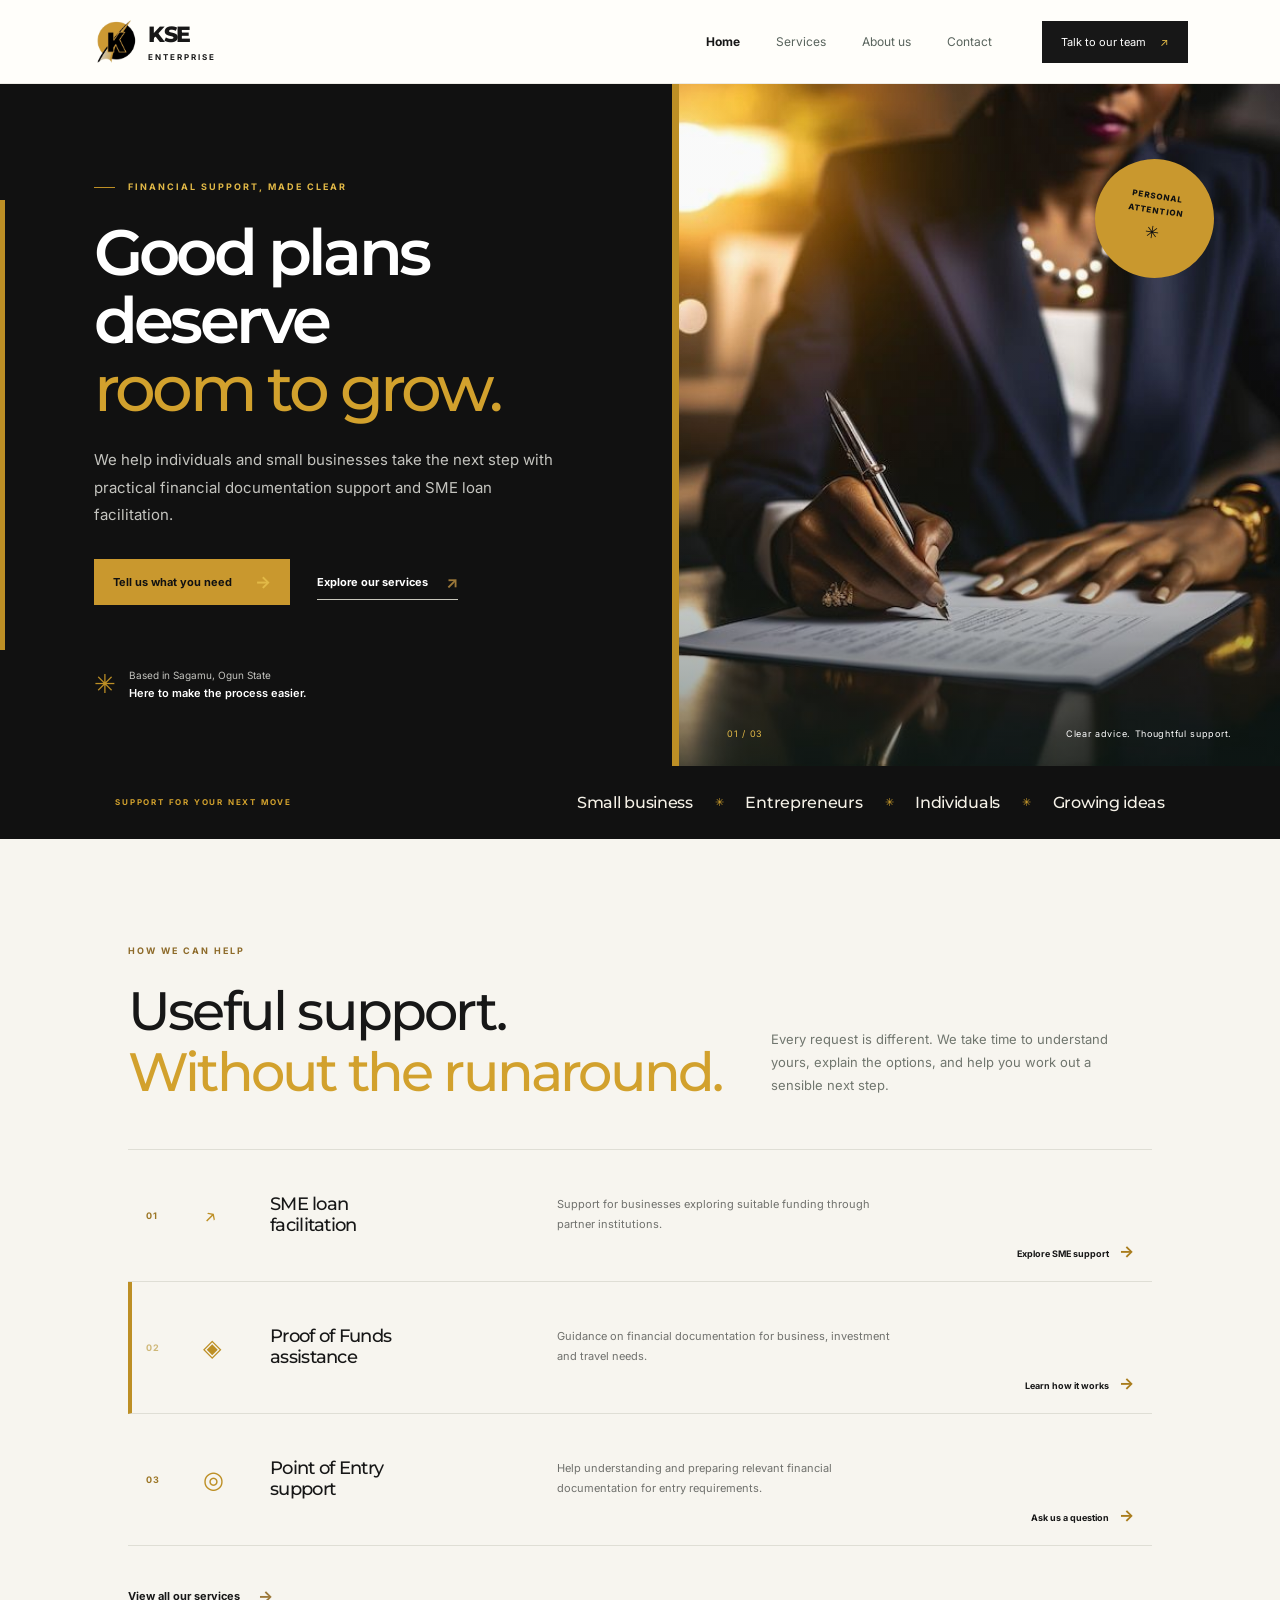
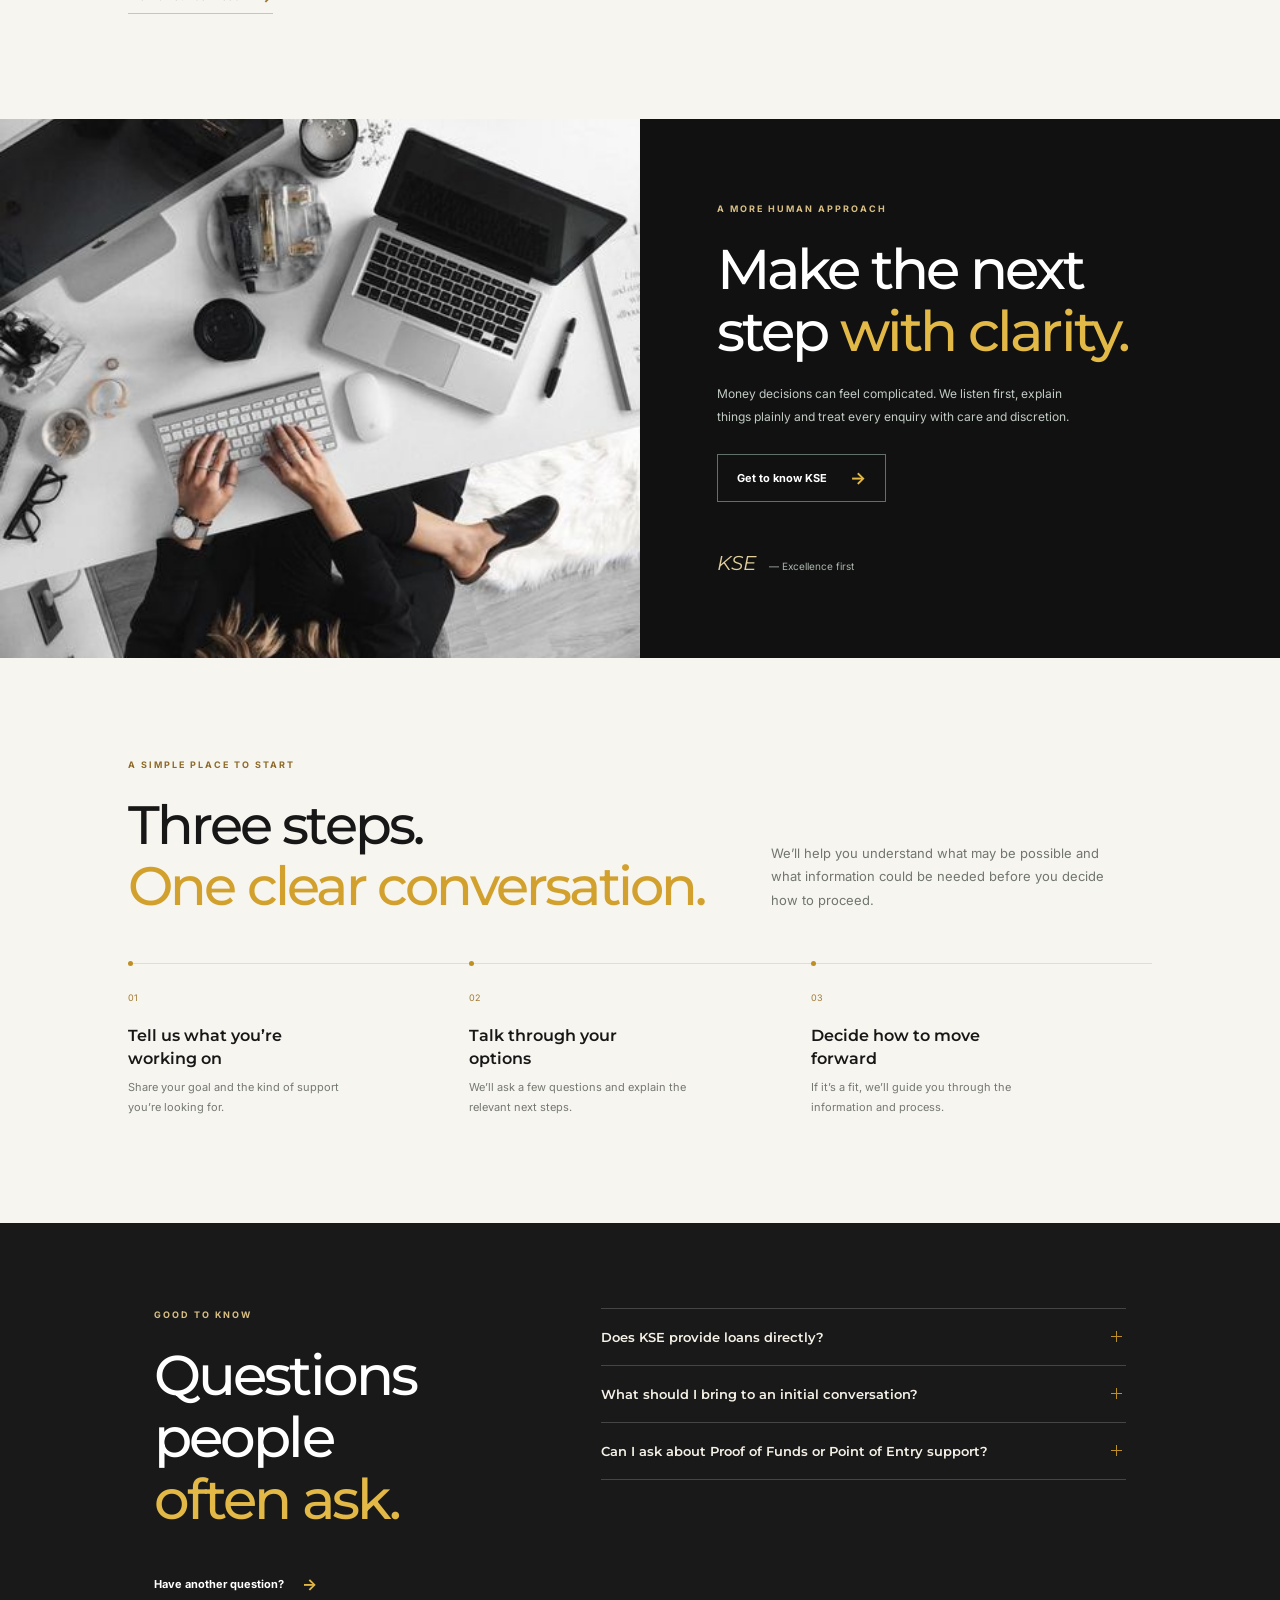
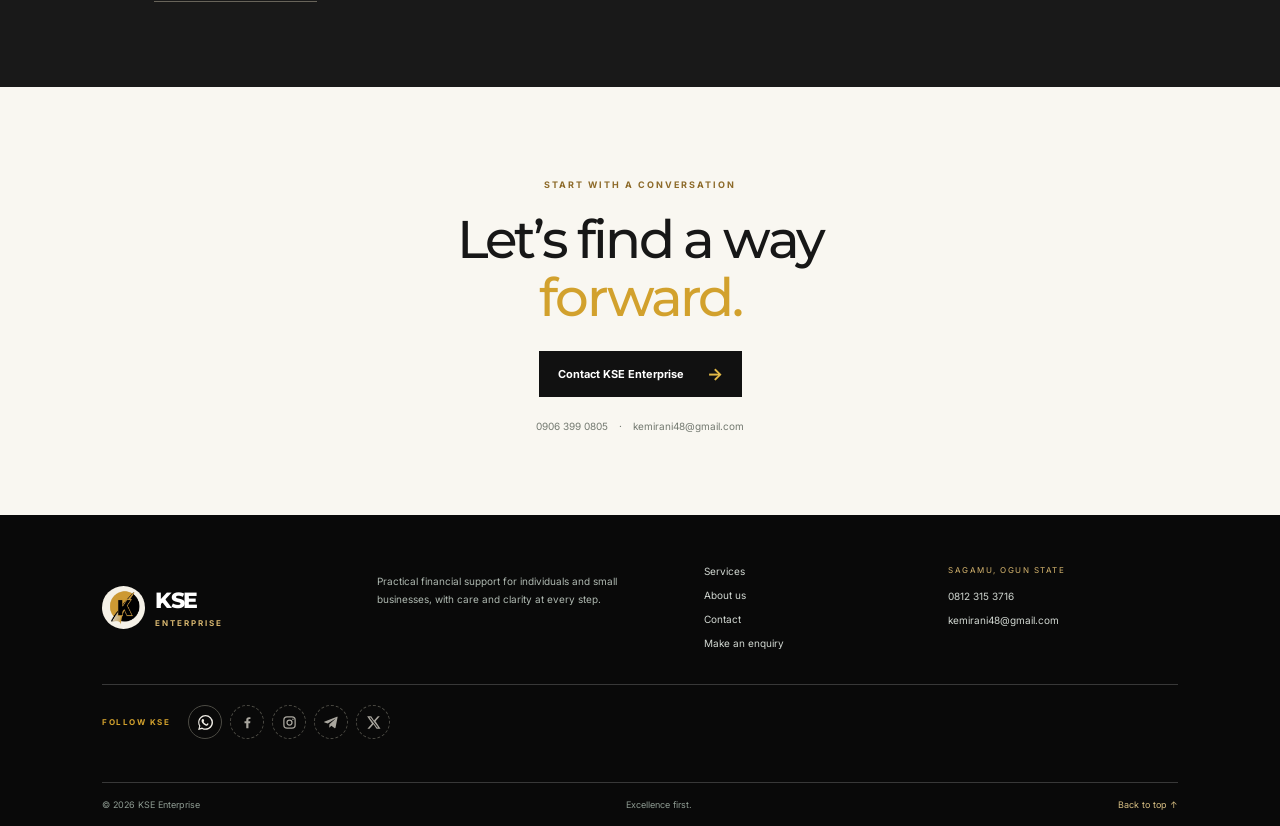
<file: index.html>
<!doctype html>
<html lang="en">
<head>
  <meta charset="utf-8">
  <meta name="viewport" content="width=device-width, initial-scale=1">
  <meta name="theme-color" content="#14251f">
  <meta name="description" content="KSE Enterprise offers SME loan facilitation and financial documentation support in Sagamu, Ogun State.">
  <title>KSE Enterprise | Practical financial support</title>
  <link rel="preconnect" href="https://fonts.googleapis.com">
  <link rel="preconnect" href="https://fonts.gstatic.com" crossorigin>
  <link href="https://fonts.googleapis.com/css2?family=Inter:wght@400;500;600;700&family=Montserrat:wght@400;500;600;700;800&display=swap" rel="stylesheet">
  <link rel="stylesheet" href="site.css">
  <script src="site.js" defer></script>
</head>
<body>
  <header class="site-header" id="top">
    <a class="brand" href="index.html" aria-label="KSE Enterprise home"><img src="image/logo.png" alt=""><span><strong>KSE</strong><small>ENTERPRISE</small></span></a>
    <button class="menu-toggle" type="button" aria-expanded="false" aria-controls="primary-nav" aria-label="Open menu"><span></span><span></span></button>
    <nav class="primary-nav" id="primary-nav" aria-label="Main navigation">
      <a class="active" href="index.html">Home</a><a href="services.html">Services</a><a href="about.html">About us</a><a href="contact.html">Contact</a>
      <a class="nav-cta" href="contact.html#enquiry">Talk to our team <span aria-hidden="true">↗</span></a>
    </nav>
  </header>

  <main>
    <section class="hero">
      <div class="hero-copy">
        <p class="eyebrow"><span></span> FINANCIAL SUPPORT, MADE CLEAR</p>
        <h1>Good plans deserve<br><em>room to grow.</em></h1>
        <p class="hero-intro">We help individuals and small businesses take the next step with practical financial documentation support and SME loan facilitation.</p>
        <div class="hero-actions"><a class="button button-gold" href="contact.html#enquiry">Tell us what you need <span aria-hidden="true">→</span></a><a class="text-link" href="services.html">Explore our services <span aria-hidden="true">↗</span></a></div>
        <div class="hero-note"><span class="note-mark">✳</span><span>Based in Sagamu, Ogun State<br><strong>Here to make the process easier.</strong></span></div>
      </div>
      <div class="hero-visual" role="img" aria-label="Business owner reviewing plans at a desk">
        <div class="photo-wash"></div>
        <div class="hero-stamp"><span>PERSONAL<br>ATTENTION</span><b>✳</b></div>
        <div class="hero-caption"><span>01 / 03</span><span>Clear advice. Thoughtful support.</span></div>
      </div>
    </section>

    <section class="intro-strip"><p>SUPPORT FOR YOUR NEXT MOVE</p><div><span>Small business</span><i>✳</i><span>Entrepreneurs</span><i>✳</i><span>Individuals</span><i>✳</i><span>Growing ideas</span></div></section>

    <section class="section services-preview" id="services">
      <div class="section-heading"><div><p class="eyebrow">HOW WE CAN HELP</p><h2>Useful support.<br><em>Without the runaround.</em></h2></div><p class="section-summary">Every request is different. We take time to understand yours, explain the options, and help you work out a sensible next step.</p></div>
      <div class="service-grid">
        <a class="service-card" href="services.html#sme-loans"><span class="card-index">01</span><span class="line-icon">↗</span><h3>SME loan<br>facilitation</h3><p>Support for businesses exploring suitable funding through partner institutions.</p><span class="card-link">Explore SME support <b>→</b></span></a>
        <a class="service-card featured" href="services.html#pof"><span class="card-index">02</span><span class="line-icon">◈</span><h3>Proof of Funds<br>assistance</h3><p>Guidance on financial documentation for business, investment and travel needs.</p><span class="card-link">Learn how it works <b>→</b></span></a>
        <a class="service-card" href="services.html#poe"><span class="card-index">03</span><span class="line-icon">◎</span><h3>Point of Entry<br>support</h3><p>Help understanding and preparing relevant financial documentation for entry requirements.</p><span class="card-link">Ask us a question <b>→</b></span></a>
      </div>
      <div class="center-link"><a class="text-link" href="services.html">View all our services <span aria-hidden="true">→</span></a></div>
    </section>

    <section class="approach-band"><div class="approach-image" role="img" aria-label="A bright, welcoming office"></div><div class="approach-copy"><p class="eyebrow eyebrow-light">A MORE HUMAN APPROACH</p><h2>Make the next<br>step <em>with clarity.</em></h2><p>Money decisions can feel complicated. We listen first, explain things plainly and treat every enquiry with care and discretion.</p><a class="button button-outline" href="about.html">Get to know KSE <span aria-hidden="true">→</span></a><div class="approach-signature">KSE <span>— Excellence first</span></div></div></section>

    <section class="section process-section"><div class="section-heading"><div><p class="eyebrow">A SIMPLE PLACE TO START</p><h2>Three steps.<br><em>One clear conversation.</em></h2></div><p class="section-summary">We’ll help you understand what may be possible and what information could be needed before you decide how to proceed.</p></div><div class="steps"><article><span>01</span><h3>Tell us what you’re working on</h3><p>Share your goal and the kind of support you’re looking for.</p></article><article><span>02</span><h3>Talk through your options</h3><p>We’ll ask a few questions and explain the relevant next steps.</p></article><article><span>03</span><h3>Decide how to move forward</h3><p>If it’s a fit, we’ll guide you through the information and process.</p></article></div></section>

    <section class="faq-band"><div><p class="eyebrow eyebrow-light">GOOD TO KNOW</p><h2>Questions people<br><em>often ask.</em></h2><a class="text-link text-link-light" href="contact.html">Have another question? <span>→</span></a></div><div class="faq-list">
      <details><summary>Does KSE provide loans directly?<span></span></summary><p>KSE facilitates access to SME funding through partner financial institutions. Eligibility, rates and approval decisions are determined by the relevant institution.</p></details>
      <details><summary>What should I bring to an initial conversation?<span></span></summary><p>A short description of what you need is a good start. We’ll let you know if any further information would be useful for your enquiry.</p></details>
      <details><summary>Can I ask about Proof of Funds or Point of Entry support?<span></span></summary><p>Yes. Get in touch with the purpose and requirements you’ve been given. We’ll discuss the documentation support available and explain the next step.</p></details>
    </div></section>

    <section class="closing-cta"><p class="eyebrow">START WITH A CONVERSATION</p><h2>Let’s find a way<br><em>forward.</em></h2><a class="button button-dark" href="contact.html#enquiry">Contact KSE Enterprise <span>→</span></a><p class="cta-contact"><a href="tel:+2349063990805">0906 399 0805</a><span>·</span><a href="mailto:kemirani48@gmail.com">kemirani48@gmail.com</a></p></section>
  </main>
  <footer class="site-footer"><div class="footer-main"><a class="brand brand-footer" href="index.html"><img src="image/logo.png" alt=""><span><strong>KSE</strong><small>ENTERPRISE</small></span></a><p>Practical financial support for individuals and small businesses, with care and clarity at every step.</p><div class="footer-nav"><a href="services.html">Services</a><a href="about.html">About us</a><a href="contact.html">Contact</a><a href="contact.html#enquiry">Make an enquiry</a></div><div class="footer-contact"><span>SAGAMU, OGUN STATE</span><a href="tel:+2348123153716">0812 315 3716</a><a href="mailto:kemirani48@gmail.com">kemirani48@gmail.com</a></div><div class="footer-social" aria-label="Social media"><span>FOLLOW KSE</span><div class="social-icons">
<a class="social-link" href="https://wa.me/2349063990805" target="_blank" rel="noreferrer" aria-label="Chat with KSE on WhatsApp" title="WhatsApp"><svg viewBox="0 0 24 24" aria-hidden="true"><path d="M20.5 3.5A11.8 11.8 0 0 0 12.1 0C5.6 0 .3 5.3.3 11.8c0 2.1.6 4.1 1.6 5.9L.2 24l6.4-1.7a11.8 11.8 0 0 0 5.5 1.4h.1c6.5 0 11.8-5.3 11.8-11.8a11.8 11.8 0 0 0-3.5-8.4ZM12.1 21.6h-.1a9.8 9.8 0 0 1-5-1.4l-.4-.2-3.8 1 1-3.7-.3-.4a9.8 9.8 0 1 1 8.6 4.7Zm5.4-7.3c-.3-.2-1.7-.8-2-1s-.5-.2-.7.2-.8 1-1 1.2-.4.2-.7.1a8 8 0 0 1-2.4-1.5 9 9 0 0 1-1.7-2.1c-.2-.3 0-.5.1-.7l.5-.5.2-.5c.1-.2 0-.4 0-.5l-.9-2.1c-.2-.6-.5-.5-.7-.5h-.6c-.2 0-.5.1-.8.4s-1.1 1.1-1.1 2.6 1.1 3 1.3 3.2a11 11 0 0 0 4.3 3.8c.6.3 1.1.5 1.5.6.6.2 1.2.2 1.6.1.5-.1 1.7-.7 1.9-1.4.2-.7.2-1.3.2-1.4s-.2-.2-.5-.4Z"/></svg></a>
<span class="social-link social-pending" role="img" aria-label="Facebook profile link pending" title="Facebook profile link pending"><svg viewBox="0 0 24 24" aria-hidden="true"><path d="M13.5 21v-8h2.7l.4-3.1h-3.1V7.9c0-.9.3-1.5 1.6-1.5h1.6V3.6c-.3 0-1.3-.1-2.5-.1-2.5 0-4.2 1.5-4.2 4.3v2.1H7.2V13H10v8h3.5z"/></svg></span>
<span class="social-link social-pending" role="img" aria-label="Instagram profile link pending" title="Instagram profile link pending"><svg viewBox="0 0 24 24" aria-hidden="true"><rect x="3" y="3" width="18" height="18" rx="5" fill="none" stroke="currentColor" stroke-width="2"/><circle cx="12" cy="12" r="4" fill="none" stroke="currentColor" stroke-width="2"/><circle cx="17.5" cy="6.8" r="1.2"/></svg></span>
<span class="social-link social-pending" role="img" aria-label="Telegram profile link pending" title="Telegram profile link pending"><svg viewBox="0 0 24 24" aria-hidden="true"><path d="M21.8 3.2 18.5 20c-.2 1.2-.9 1.5-1.8.9l-5-3.7-2.4 2.3c-.3.3-.5.5-1 .5l.4-5.1 9.3-8.4c.4-.4-.1-.6-.6-.2L6 13.5 1 12c-1.1-.3-1.1-1 .2-1.5L20.7 2.9c.9-.3 1.7.2 1.1.3Z"/></svg></span>
<span class="social-link social-pending" role="img" aria-label="X profile link pending" title="X profile link pending"><svg viewBox="0 0 24 24" aria-hidden="true"><path d="M18.9 2H22l-6.8 7.8L23.2 22h-6.3L12 14.6 5.5 22H2.3l7.3-8.4L1.8 2h6.5l4.5 6.8L18.9 2Zm-1.1 18h1.7L7.3 3.9H5.5L17.8 20Z"/></svg></span></div></div></div><div class="footer-bottom"><span>© <span data-year>2026</span> KSE Enterprise</span><span>Excellence first.</span><a href="#top" class="back-top">Back to top ↑</a></div></footer>
</body>
</html>
</file>
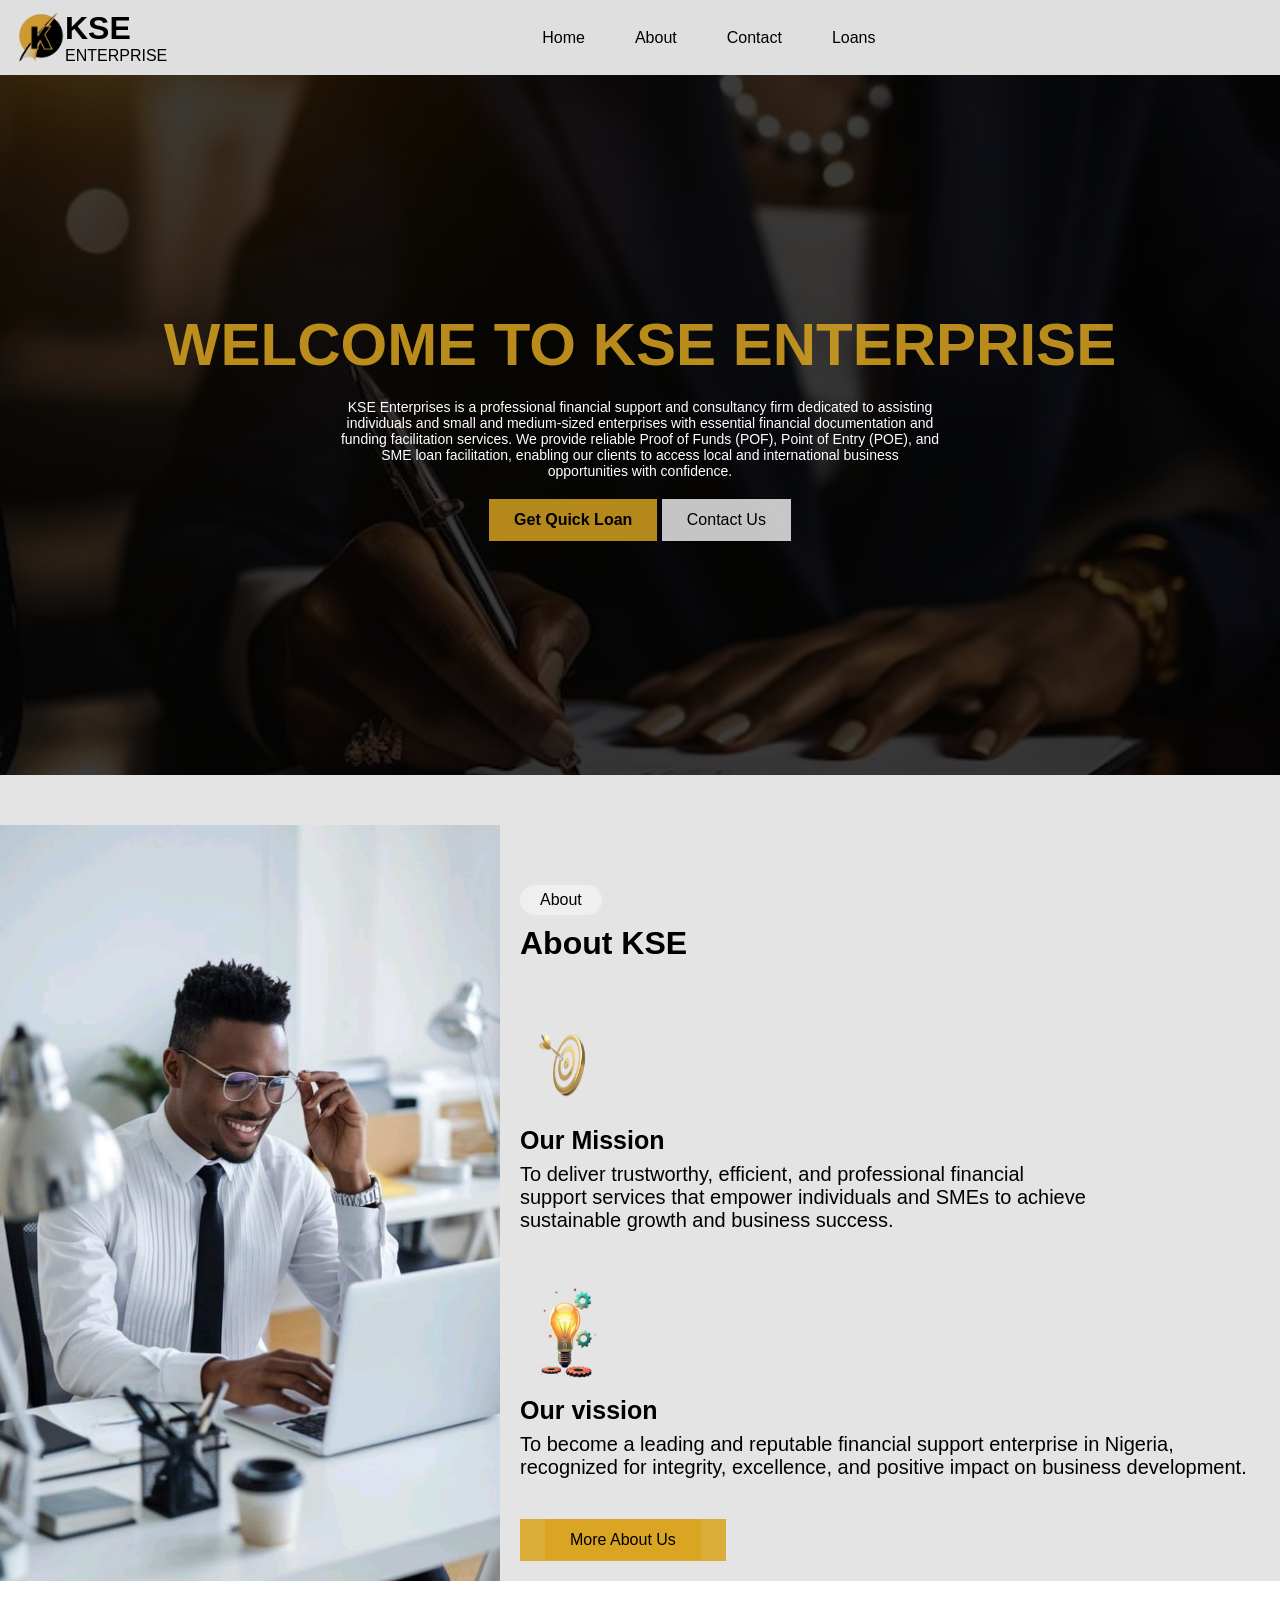
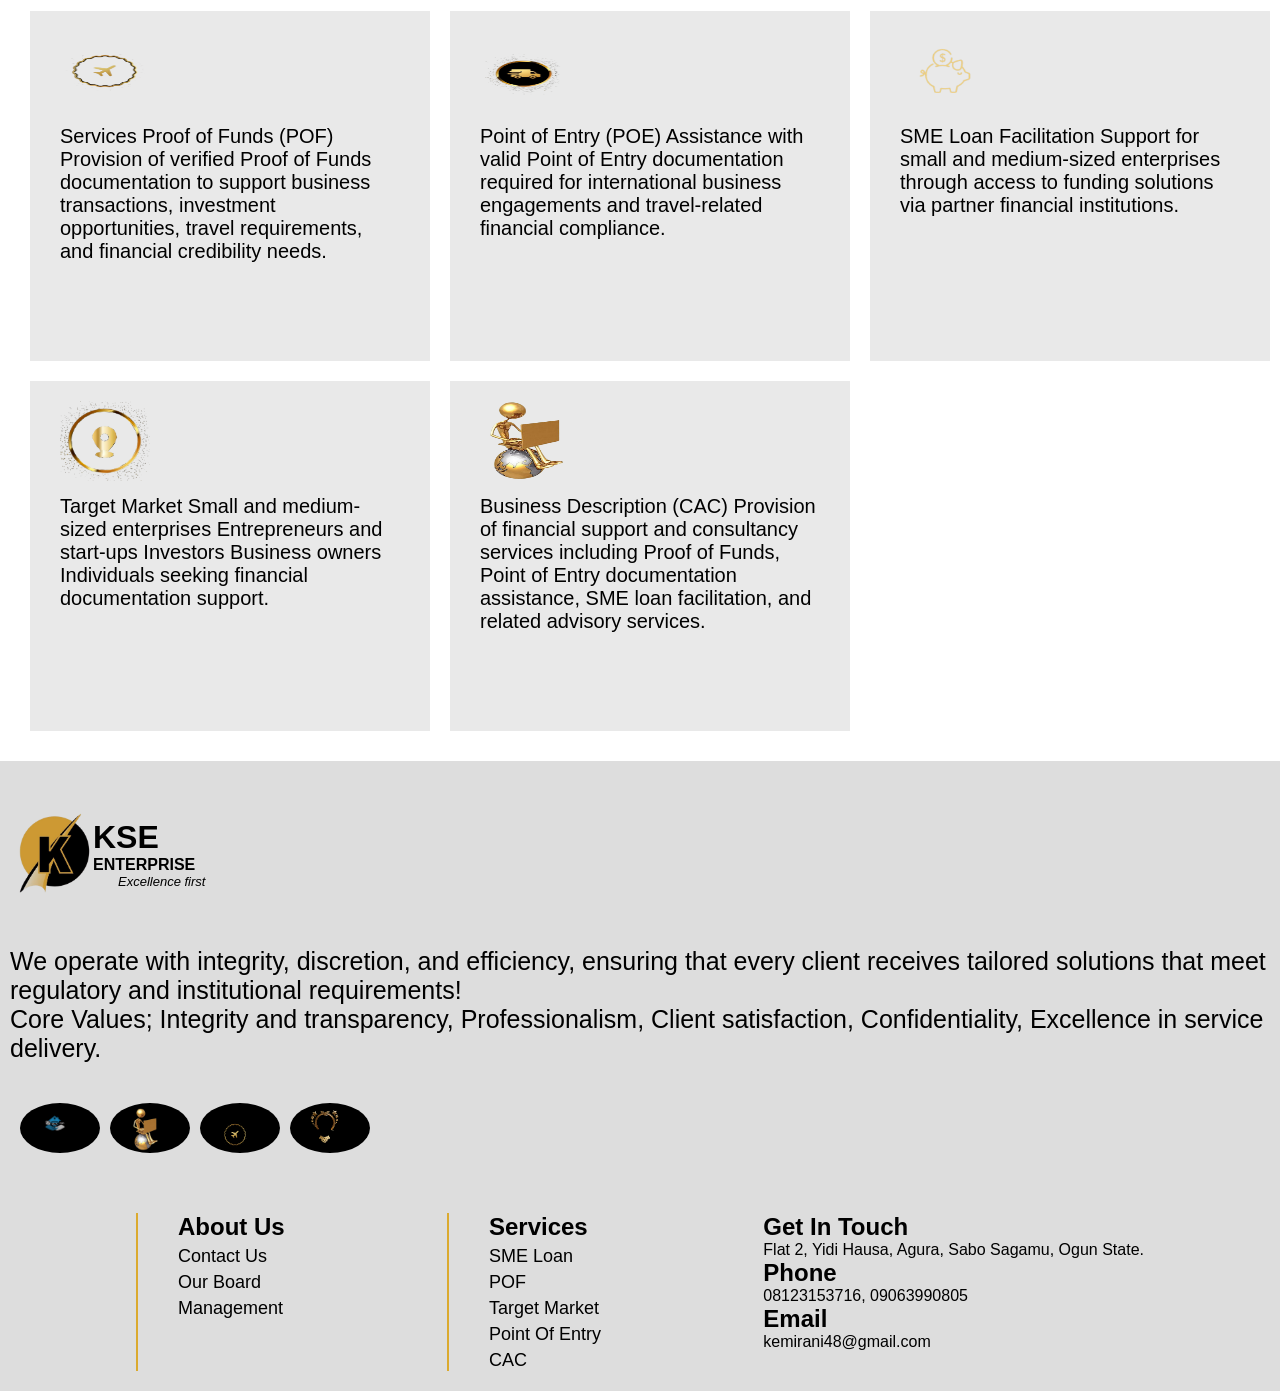
<file: image/KSE enterprise/index.html>
<!DOCTYPE html>
<html lang="en">

<head>
  <meta charset="UTF-8">
  <meta name="viewport" content="width=device-width, initial-scale=1.0">
  <title>KSE enterprise</title>
  <link rel="stylesheet" href="enterprise.css">

</head>

<body>
  <div class="box">
    <div class="logo">
      <img src="image/logo.png">
    </div>
    <div>
      <p>
      <h1>KSE</h1>ENTERPRISE</p>

    </div>
    <div class="navs">
      <a href=""> Home</a>
      <a href="about.html">About</a>
      <a href="contact.html">Contact</a>
      <a href="">Loans</a>
      
    </div>
  </div>
  <!--first body-->
  <div class="body">

    <h1>WELCOME TO KSE ENTERPRISE</h1>
    <p>
      KSE Enterprises is a professional financial support and consultancy firm dedicated to assisting individuals and
      small and medium-sized enterprises with essential financial documentation and funding facilitation services. We
      provide reliable Proof of Funds (POF), Point of Entry (POE), and SME loan facilitation, enabling our clients to
      access local and international business opportunities with confidence.</p>

    <div class="bus">
      <button>Get Quick Loan</button>
      <button><a href="contact.html">Contact Us</a></button>
    </div>

  </div>
  <!--secbody-->
  <div class="secbody">
    <img src="image/great.jpeg">
    <div class="about">
      <div class="secbutton">
        <button>About</button>
      </div>
      <h1>About KSE</h1>


      <!--mission layout-->
      <div class="mission">
        <img src="image/mission.png">
      </div>
      <h3>Our Mission</h3>
      <p>To deliver trustworthy, efficient, and professional financial <br>support services that empower individuals and
        SMEs to achieve<br> sustainable growth and business success.</p>

      <!--vission layout-->
      <div class="vission">
        <img src="image/vission.png">
      </div>
      <h3>Our vission</h3>
      <p>To become a leading and reputable financial support enterprise in Nigeria,<br> recognized for integrity,
        excellence,
        and positive impact on business development.</p>
      <div class="thirdbutton">
        <button><a href="about.html"> More About Us</a></button>

      </div>
    </div>
  </div>
</body>

<body>
  <!---your needs-->

  <div class="container">
    <div>
      <img src="image/star.png">
      <p>
        Services Proof of Funds (POF) Provision of verified Proof of Funds documentation to support business
        transactions,
        investment opportunities, travel requirements, and financial credibility needs.</p>
    </div>

    <div>
      <img src="image/sun.png">
      <p>
        Point of Entry (POE) Assistance with valid Point of Entry documentation required for international business
        engagements and travel-related financial compliance.</p>
    </div>


    <div>
      <img src="image/ready.png">
      <p>
        SME Loan Facilitation Support for small and medium-sized enterprises through access to funding solutions via
        partner financial institutions.</p>
    </div>


    <div>
      <img src="image/book.png">
      <p>
        Target Market Small and medium-sized enterprises Entrepreneurs and start-ups Investors Business owners
        Individuals
        seeking financial documentation support.</p>
    </div>


    <div>
      <img src="image/board.png">
      <p>
        Business Description (CAC) Provision of financial support and consultancy services including Proof of Funds,
        Point
        of Entry documentation assistance, SME loan facilitation, and related advisory services.</p>
    </div>
  </div>

  <!---services about us-->
  <div class="services">
    <div class="brand">
      <img src="image/logo.png">
      <div>
        <h1>KSE</h1>
        <h3> ENTERPRISE</h3>
        <p> Excellence first</p>
      </div>
    </div>

    <div>
<p>We operate with integrity, discretion, and efficiency, ensuring that every client receives tailored solutions that meet regulatory and institutional requirements!<br>
  Core Values; Integrity and transparency, Professionalism, Client satisfaction, Confidentiality, Excellence in service delivery.
</p>
    </div>

    <!--functions-->
    <div class="image">
      <div class="facebook">
        <img src="image/film.png">
      </div>
      <div class="instergram">
        <img src="image/board.png">
      </div>
      <div class="star">
        <img src="image/star.png">
      </div>
      <div class="mood">
        <img src="image/mood.png">
      </div>
    </div>

    <!---page content goes here-->
    <div class="house">

      <div class="column">
        <h2>About Us</h2>
        <ul>
          <li>Contact Us</li>
          <li>Our Board</li>
          <li>Management</li>
        

        </ul>
      </div>

      <div class="column">
        <h2>Services</h2>
        <ul>
          <li>SME Loan</li>
          <li>POF</li>
          <li>Target Market</li>
          <li>Point Of Entry</li>
          <li>CAC</li>
        </ul>

      </div>
      <div class="file">

        <h2>Get In Touch</h2>
        <p>Flat 2, Yidi Hausa, Agura, Sabo Sagamu, Ogun State. 
        <h2>Phone</h2>
        <p>08123153716, 09063990805 </p>
        <h2>Email</h2>
          <p>kemirani48@gmail.com</p>
      </div>























    </div>
    <script src="enterprise.js"></script>
</body>

</html>
</file>
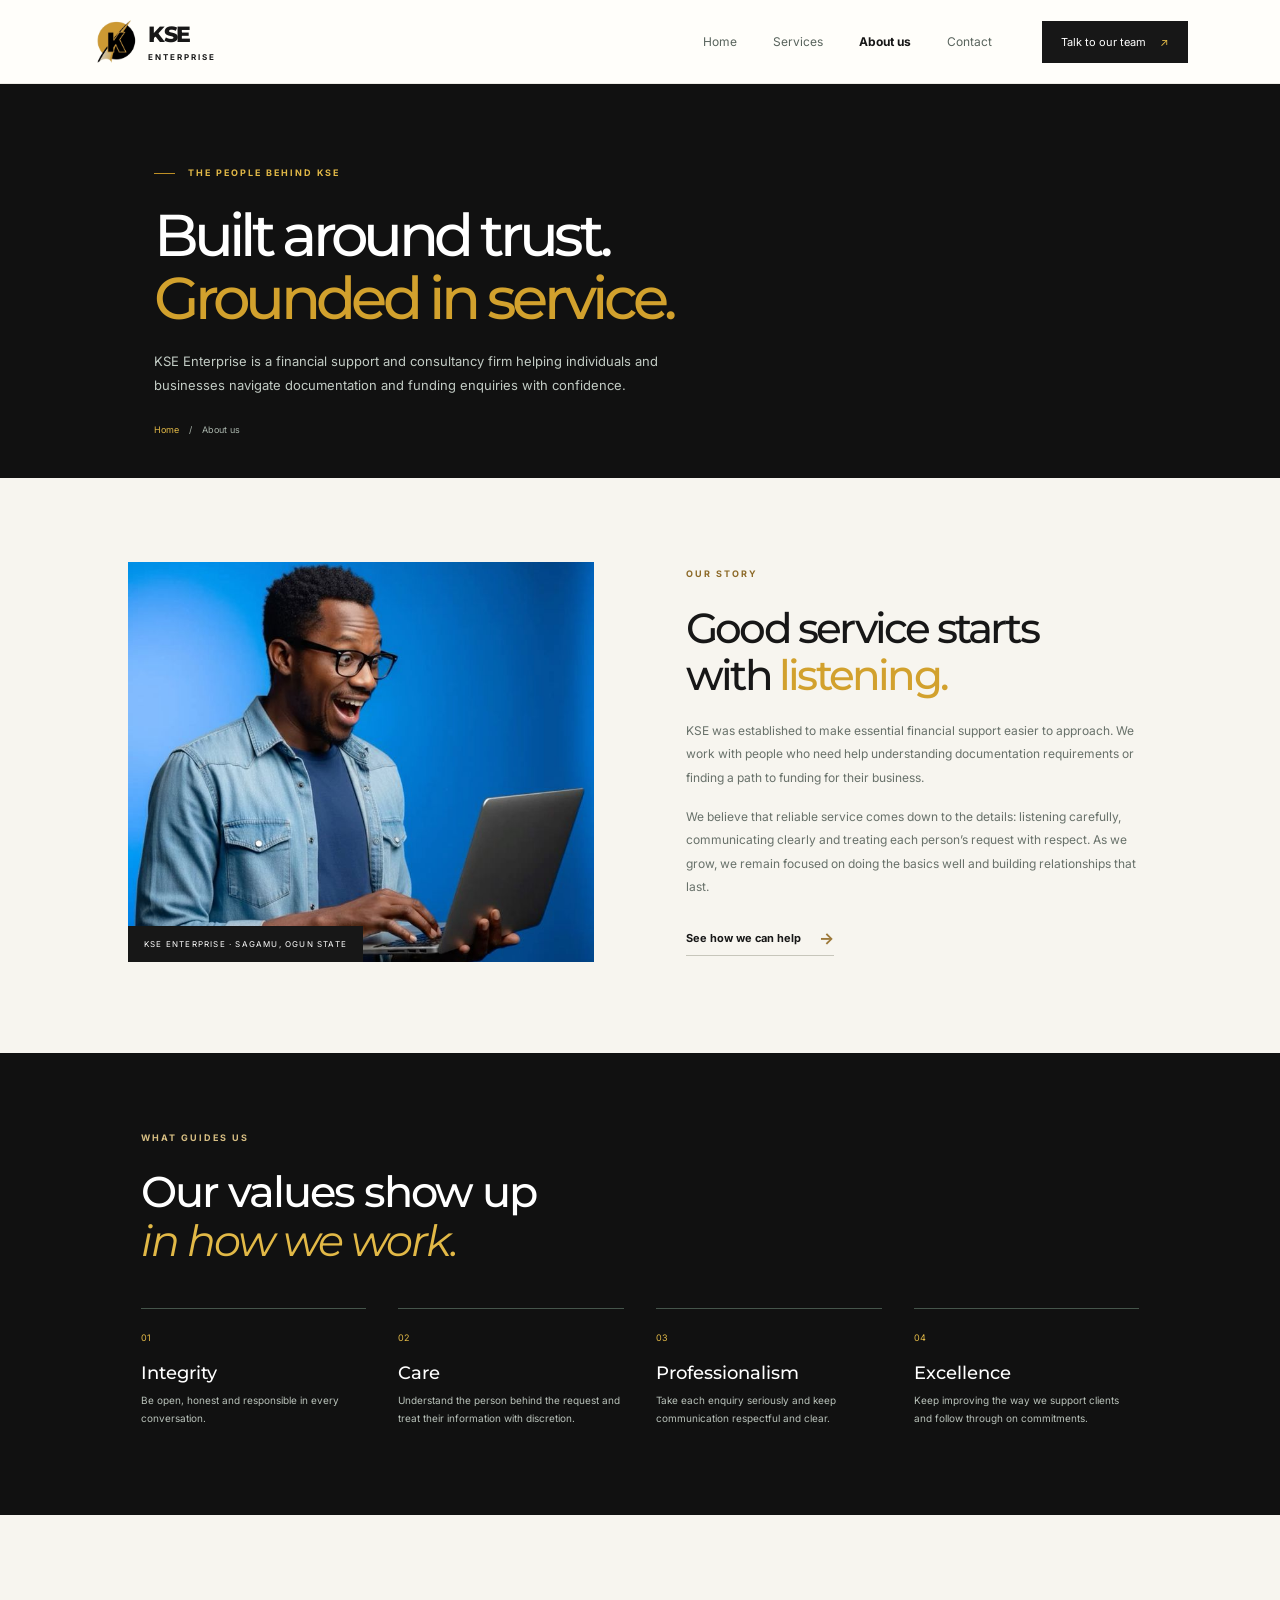
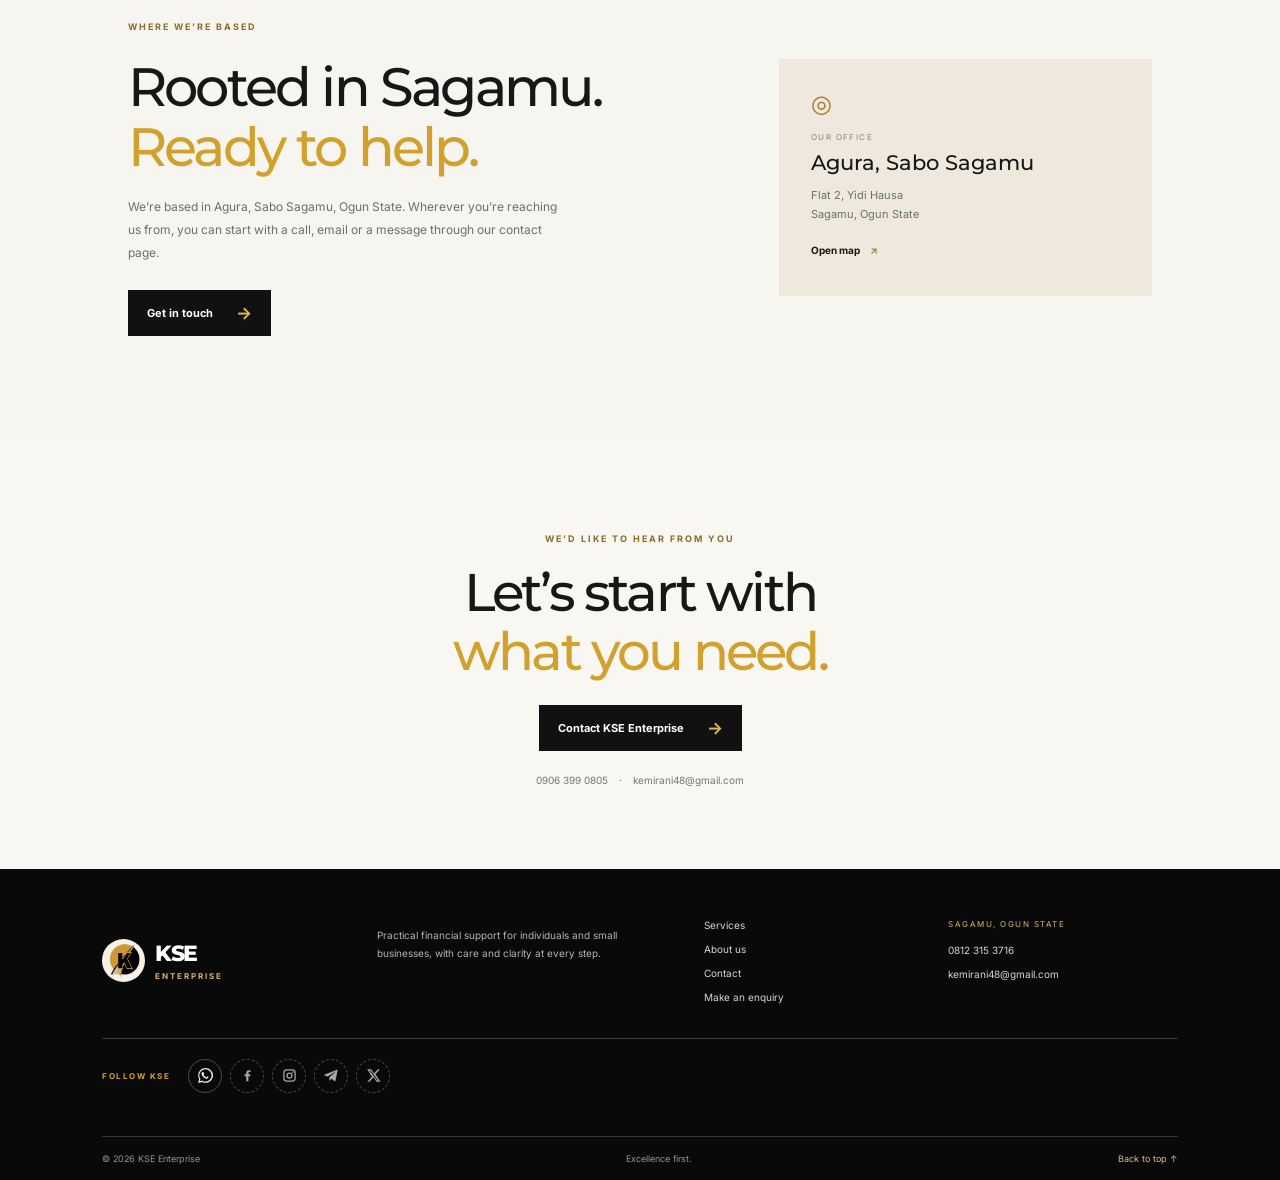
<file: about.html>
<!doctype html>
<html lang="en"><head><meta charset="utf-8"><meta name="viewport" content="width=device-width, initial-scale=1"><meta name="description" content="Learn about KSE Enterprise, a financial support and consultancy firm based in Sagamu, Ogun State."><title>About KSE Enterprise | Practical support, personal service</title><link rel="preconnect" href="https://fonts.googleapis.com"><link rel="preconnect" href="https://fonts.gstatic.com" crossorigin><link href="https://fonts.googleapis.com/css2?family=Inter:wght@400;500;600;700&family=Montserrat:wght@400;500;600;700;800&display=swap" rel="stylesheet"><link rel="stylesheet" href="site.css"><script src="site.js" defer></script></head>
<body><header class="site-header" id="top"><a class="brand" href="index.html" aria-label="KSE Enterprise home"><img src="image/logo.png" alt=""><span><strong>KSE</strong><small>ENTERPRISE</small></span></a><button class="menu-toggle" type="button" aria-expanded="false" aria-controls="primary-nav" aria-label="Open menu"><span></span><span></span></button><nav class="primary-nav" id="primary-nav" aria-label="Main navigation"><a href="index.html">Home</a><a href="services.html">Services</a><a class="active" href="about.html">About us</a><a href="contact.html">Contact</a><a class="nav-cta" href="contact.html#enquiry">Talk to our team <span>↗</span></a></nav></header>
<main><section class="page-hero about-hero"><p class="eyebrow"><span></span> THE PEOPLE BEHIND KSE</p><h1>Built around trust.<br><em>Grounded in service.</em></h1><p>KSE Enterprise is a financial support and consultancy firm helping individuals and businesses navigate documentation and funding enquiries with confidence.</p><div class="breadcrumbs"><a href="index.html">Home</a><span>/</span> About us</div></section>
<section class="about-story section"><div class="story-image"><img src="image/man.jpeg" alt="A professional reviewing work in a bright office"><span class="image-caption">KSE ENTERPRISE · SAGAMU, OGUN STATE</span></div><div class="story-copy"><p class="eyebrow">OUR STORY</p><h2>Good service starts<br>with <em>listening.</em></h2><p>KSE was established to make essential financial support easier to approach. We work with people who need help understanding documentation requirements or finding a path to funding for their business.</p><p>We believe that reliable service comes down to the details: listening carefully, communicating clearly and treating each person’s request with respect. As we grow, we remain focused on doing the basics well and building relationships that last.</p><a class="text-link" href="services.html">See how we can help <span>→</span></a></div></section>
<section class="values-section"><div class="values-heading"><p class="eyebrow eyebrow-light">WHAT GUIDES US</p><h2>Our values show up<br><em>in how we work.</em></h2></div><div class="values-grid"><article><span>01</span><h3>Integrity</h3><p>Be open, honest and responsible in every conversation.</p></article><article><span>02</span><h3>Care</h3><p>Understand the person behind the request and treat their information with discretion.</p></article><article><span>03</span><h3>Professionalism</h3><p>Take each enquiry seriously and keep communication respectful and clear.</p></article><article><span>04</span><h3>Excellence</h3><p>Keep improving the way we support clients and follow through on commitments.</p></article></div></section>
<section class="location-section section"><div><p class="eyebrow">WHERE WE’RE BASED</p><h2>Rooted in Sagamu.<br><em>Ready to help.</em></h2><p>We’re based in Agura, Sabo Sagamu, Ogun State. Wherever you’re reaching us from, you can start with a call, email or a message through our contact page.</p><a class="button button-dark" href="contact.html">Get in touch <span>→</span></a></div><div class="location-card"><div class="location-pin">◎</div><span>OUR OFFICE</span><h3>Agura, Sabo Sagamu</h3><p>Flat 2, Yidi Hausa<br>Sagamu, Ogun State</p><a href="https://maps.google.com/?q=Agura+Sabo+Sagamu+Ogun+State" target="_blank" rel="noreferrer">Open map <span>↗</span></a></div></section>
<section class="closing-cta"><p class="eyebrow">WE’D LIKE TO HEAR FROM YOU</p><h2>Let’s start with<br><em>what you need.</em></h2><a class="button button-dark" href="contact.html#enquiry">Contact KSE Enterprise <span>→</span></a><p class="cta-contact"><a href="tel:+2349063990805">0906 399 0805</a><span>·</span><a href="mailto:kemirani48@gmail.com">kemirani48@gmail.com</a></p></section></main>
<footer class="site-footer"><div class="footer-main"><a class="brand brand-footer" href="index.html"><img src="image/logo.png" alt=""><span><strong>KSE</strong><small>ENTERPRISE</small></span></a><p>Practical financial support for individuals and small businesses, with care and clarity at every step.</p><div class="footer-nav"><a href="services.html">Services</a><a href="about.html">About us</a><a href="contact.html">Contact</a><a href="contact.html#enquiry">Make an enquiry</a></div><div class="footer-contact"><span>SAGAMU, OGUN STATE</span><a href="tel:+2348123153716">0812 315 3716</a><a href="mailto:kemirani48@gmail.com">kemirani48@gmail.com</a></div><div class="footer-social" aria-label="Social media"><span>FOLLOW KSE</span><div class="social-icons">
<a class="social-link" href="https://wa.me/2349063990805" target="_blank" rel="noreferrer" aria-label="Chat with KSE on WhatsApp" title="WhatsApp"><svg viewBox="0 0 24 24" aria-hidden="true"><path d="M20.5 3.5A11.8 11.8 0 0 0 12.1 0C5.6 0 .3 5.3.3 11.8c0 2.1.6 4.1 1.6 5.9L.2 24l6.4-1.7a11.8 11.8 0 0 0 5.5 1.4h.1c6.5 0 11.8-5.3 11.8-11.8a11.8 11.8 0 0 0-3.5-8.4ZM12.1 21.6h-.1a9.8 9.8 0 0 1-5-1.4l-.4-.2-3.8 1 1-3.7-.3-.4a9.8 9.8 0 1 1 8.6 4.7Zm5.4-7.3c-.3-.2-1.7-.8-2-1s-.5-.2-.7.2-.8 1-1 1.2-.4.2-.7.1a8 8 0 0 1-2.4-1.5 9 9 0 0 1-1.7-2.1c-.2-.3 0-.5.1-.7l.5-.5.2-.5c.1-.2 0-.4 0-.5l-.9-2.1c-.2-.6-.5-.5-.7-.5h-.6c-.2 0-.5.1-.8.4s-1.1 1.1-1.1 2.6 1.1 3 1.3 3.2a11 11 0 0 0 4.3 3.8c.6.3 1.1.5 1.5.6.6.2 1.2.2 1.6.1.5-.1 1.7-.7 1.9-1.4.2-.7.2-1.3.2-1.4s-.2-.2-.5-.4Z"/></svg></a>
<span class="social-link social-pending" role="img" aria-label="Facebook profile link pending" title="Facebook profile link pending"><svg viewBox="0 0 24 24" aria-hidden="true"><path d="M13.5 21v-8h2.7l.4-3.1h-3.1V7.9c0-.9.3-1.5 1.6-1.5h1.6V3.6c-.3 0-1.3-.1-2.5-.1-2.5 0-4.2 1.5-4.2 4.3v2.1H7.2V13H10v8h3.5z"/></svg></span>
<span class="social-link social-pending" role="img" aria-label="Instagram profile link pending" title="Instagram profile link pending"><svg viewBox="0 0 24 24" aria-hidden="true"><rect x="3" y="3" width="18" height="18" rx="5" fill="none" stroke="currentColor" stroke-width="2"/><circle cx="12" cy="12" r="4" fill="none" stroke="currentColor" stroke-width="2"/><circle cx="17.5" cy="6.8" r="1.2"/></svg></span>
<span class="social-link social-pending" role="img" aria-label="Telegram profile link pending" title="Telegram profile link pending"><svg viewBox="0 0 24 24" aria-hidden="true"><path d="M21.8 3.2 18.5 20c-.2 1.2-.9 1.5-1.8.9l-5-3.7-2.4 2.3c-.3.3-.5.5-1 .5l.4-5.1 9.3-8.4c.4-.4-.1-.6-.6-.2L6 13.5 1 12c-1.1-.3-1.1-1 .2-1.5L20.7 2.9c.9-.3 1.7.2 1.1.3Z"/></svg></span>
<span class="social-link social-pending" role="img" aria-label="X profile link pending" title="X profile link pending"><svg viewBox="0 0 24 24" aria-hidden="true"><path d="M18.9 2H22l-6.8 7.8L23.2 22h-6.3L12 14.6 5.5 22H2.3l7.3-8.4L1.8 2h6.5l4.5 6.8L18.9 2Zm-1.1 18h1.7L7.3 3.9H5.5L17.8 20Z"/></svg></span></div></div></div><div class="footer-bottom"><span>© <span data-year>2026</span> KSE Enterprise</span><span>Excellence first.</span><a href="#top" class="back-top">Back to top ↑</a></div></footer></body></html>
</file>
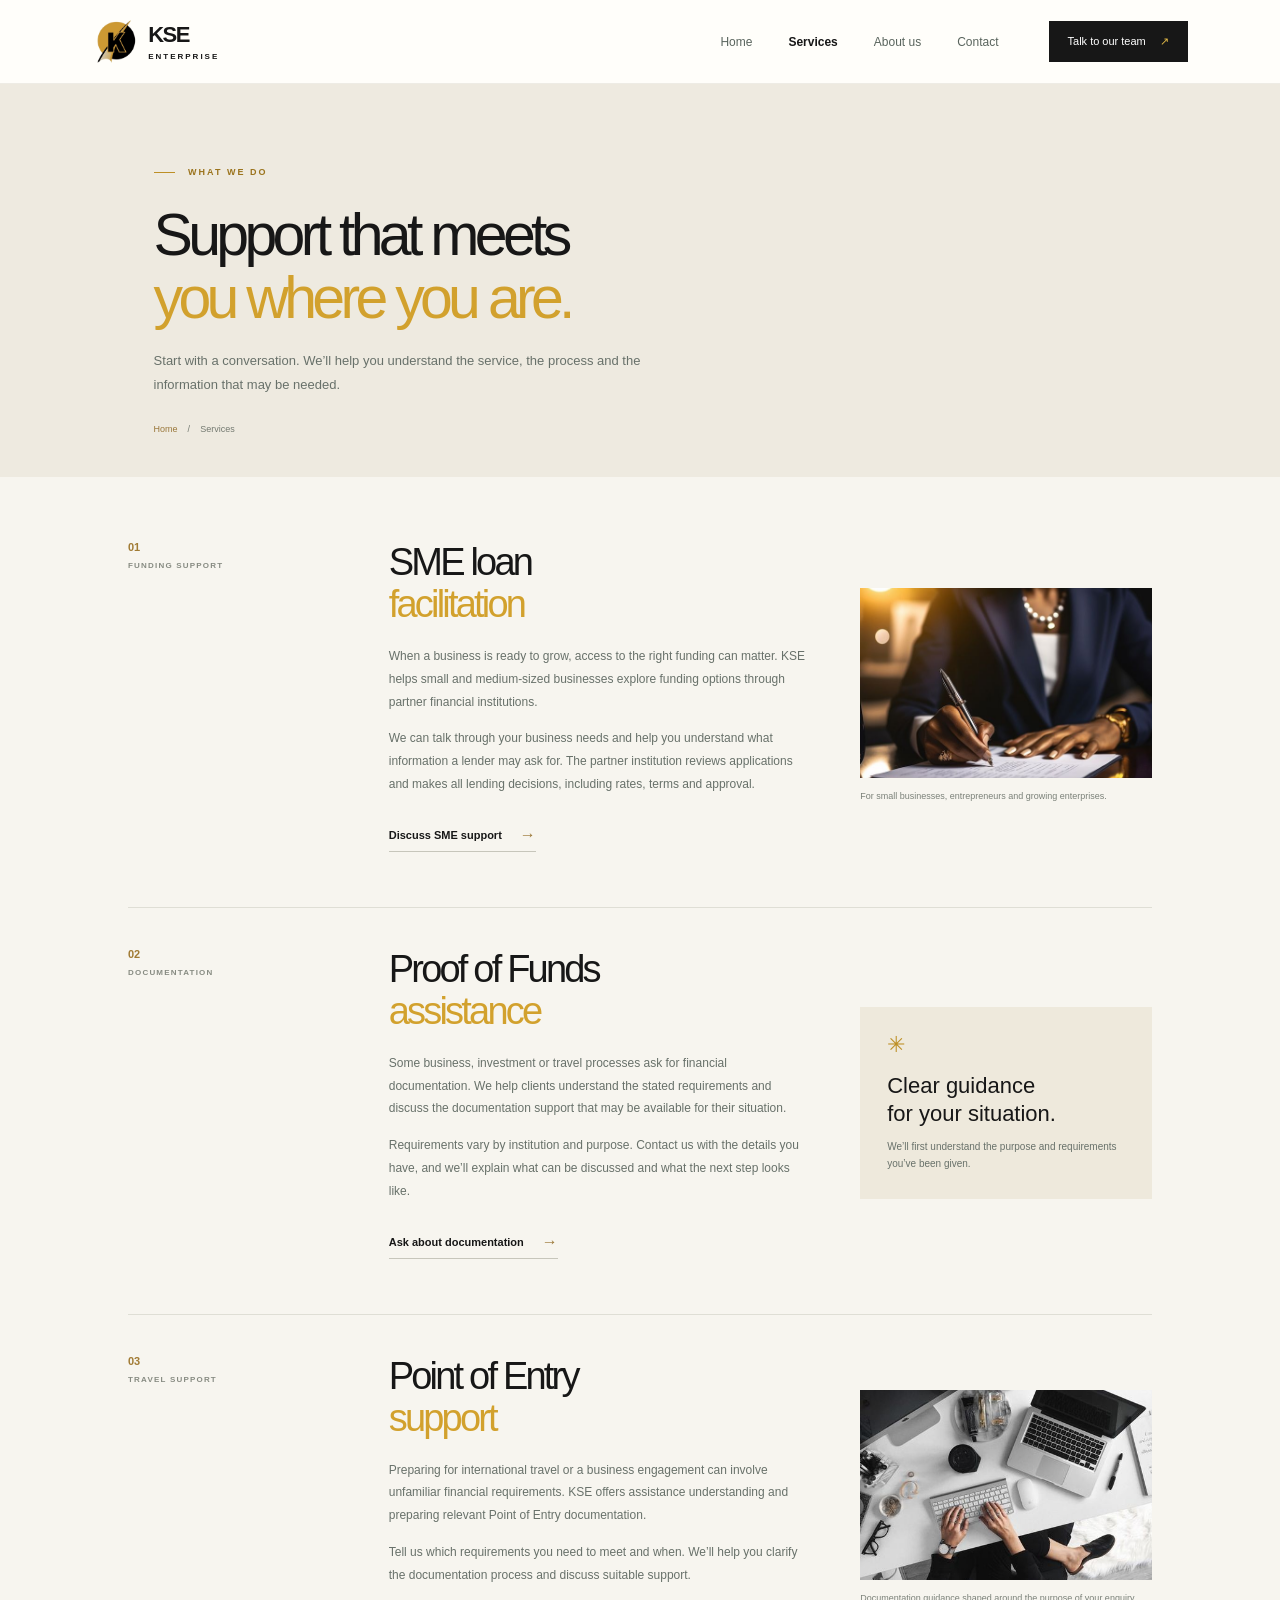
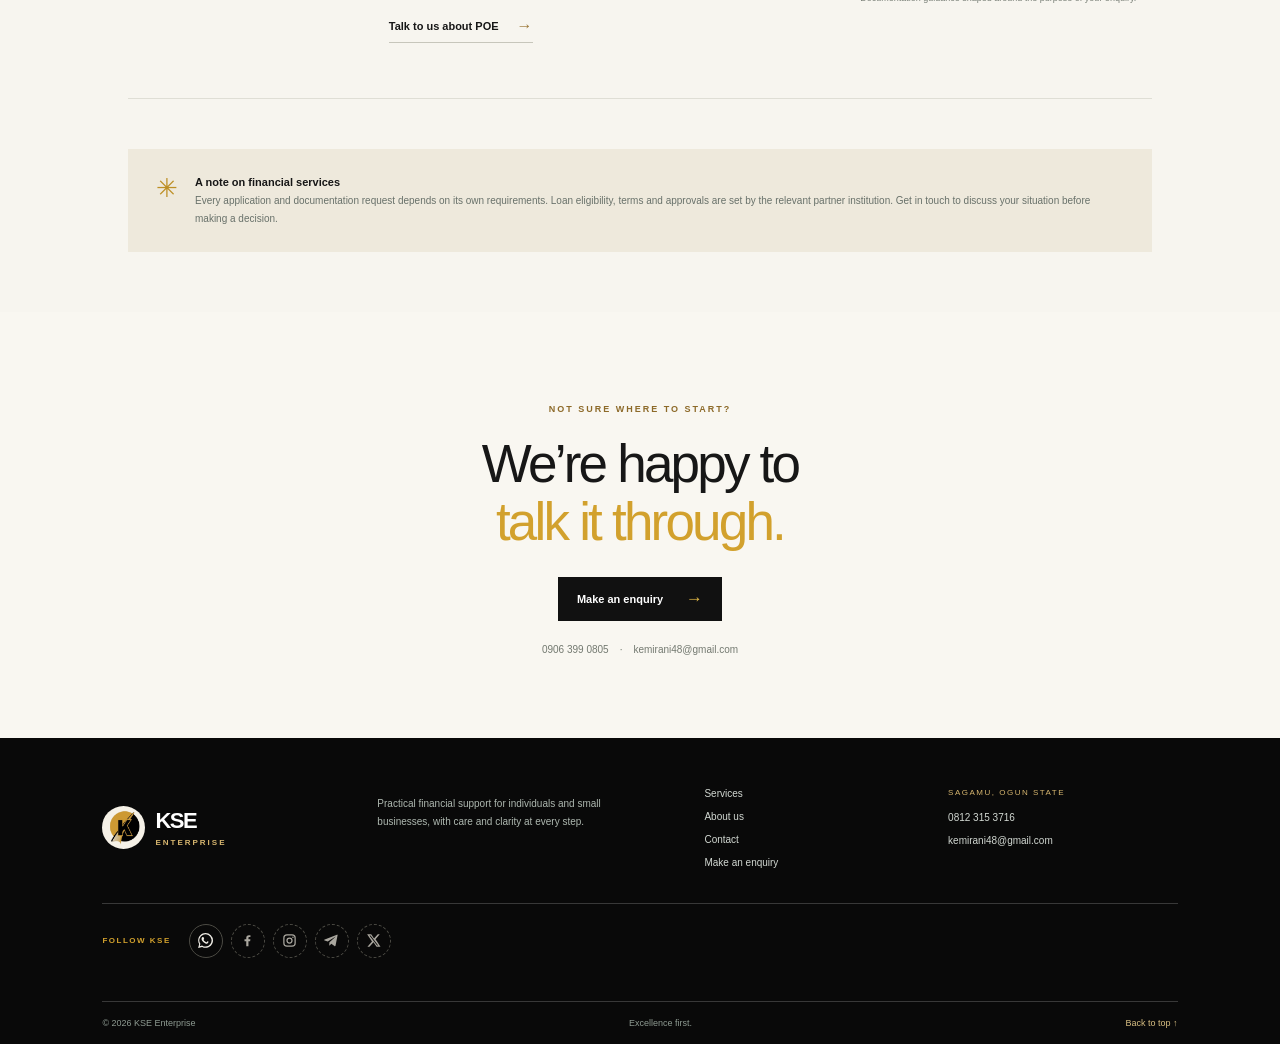
<file: app.html>
<!doctype html>
<html lang="en"><head><meta charset="utf-8"><meta name="viewport" content="width=device-width, initial-scale=1"><meta http-equiv="refresh" content="0; url=services.html"><link rel="canonical" href="services.html"><title>KSE Enterprise | Services</title></head><body><p>Go to <a href="services.html">KSE Enterprise services</a>.</p></body></html>
</file>
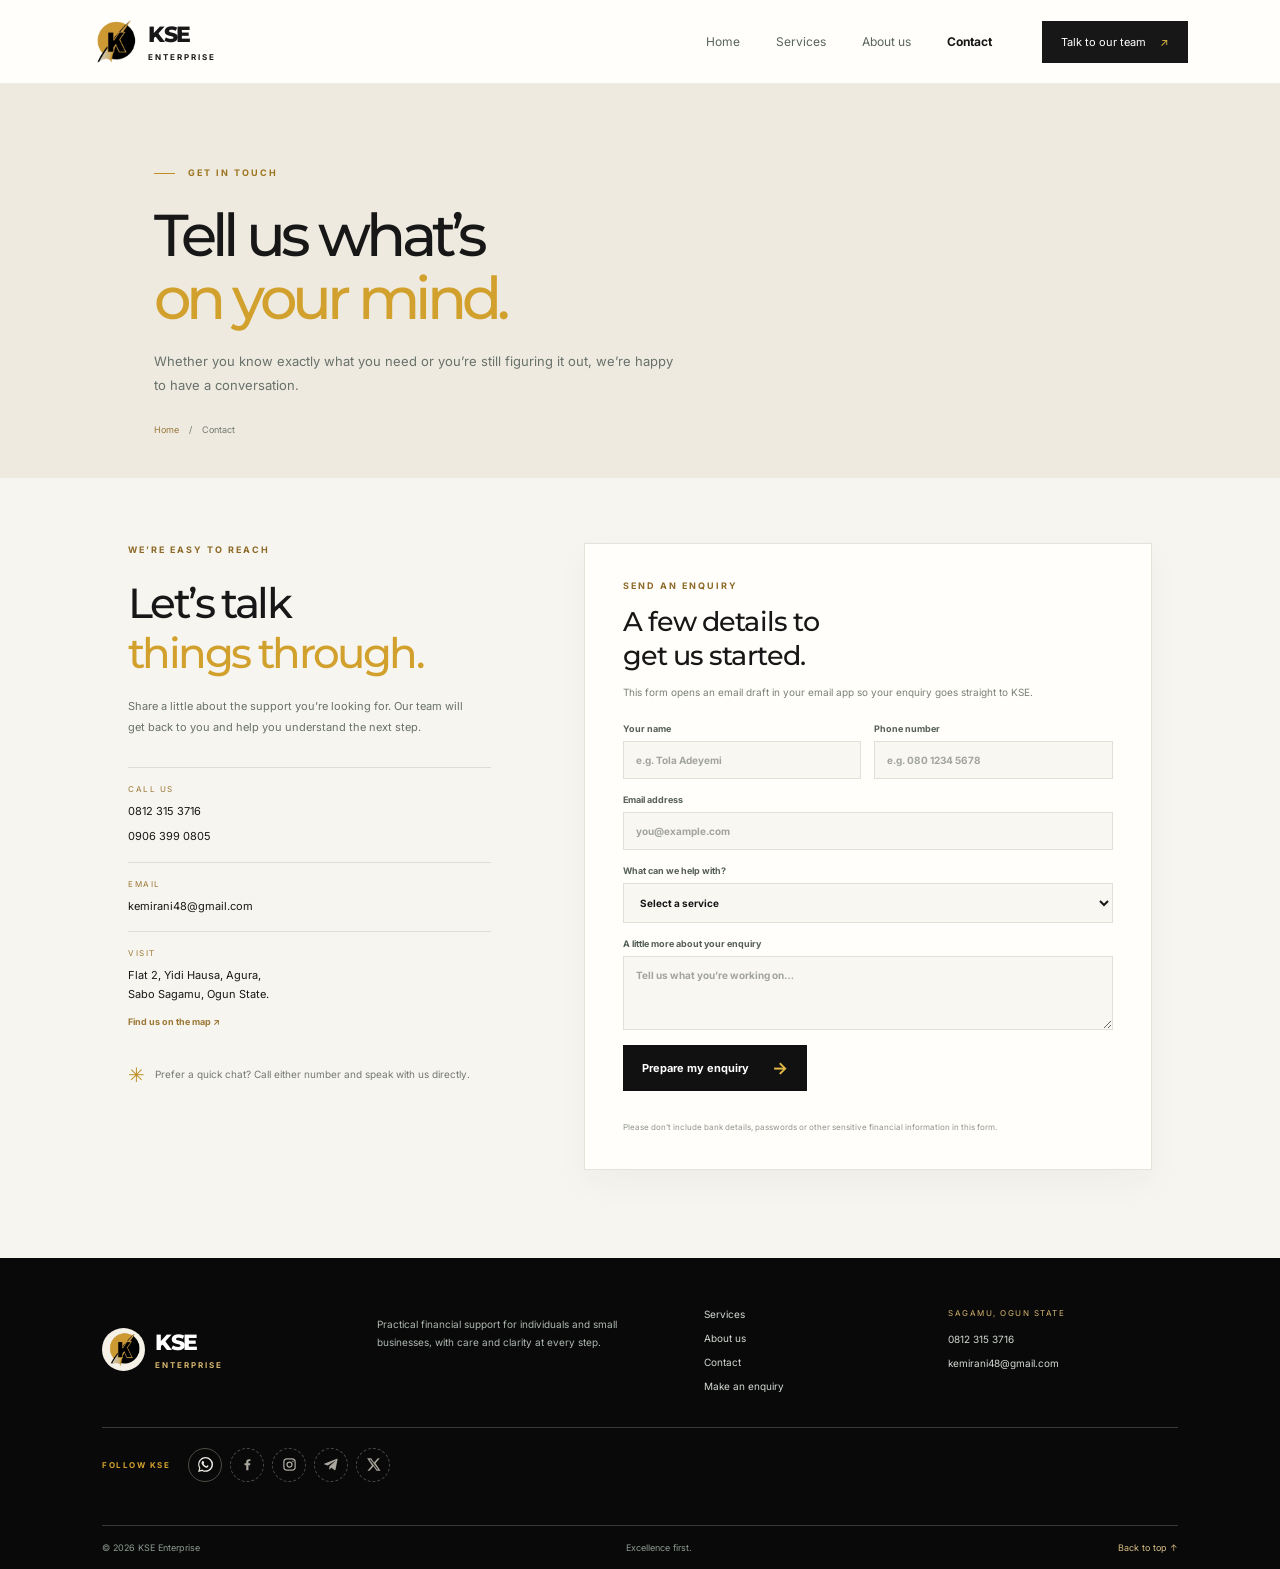
<file: contact.html>
<!doctype html>
<html lang="en"><head><meta charset="utf-8"><meta name="viewport" content="width=device-width, initial-scale=1"><meta name="description" content="Contact KSE Enterprise in Sagamu, Ogun State to discuss SME loan facilitation and financial documentation support."><title>Contact KSE Enterprise | Start a conversation</title><link rel="preconnect" href="https://fonts.googleapis.com"><link rel="preconnect" href="https://fonts.gstatic.com" crossorigin><link href="https://fonts.googleapis.com/css2?family=Inter:wght@400;500;600;700&family=Montserrat:wght@400;500;600;700;800&display=swap" rel="stylesheet"><link rel="stylesheet" href="site.css"><script src="site.js" defer></script></head>
<body><header class="site-header" id="top"><a class="brand" href="index.html" aria-label="KSE Enterprise home"><img src="image/logo.png" alt=""><span><strong>KSE</strong><small>ENTERPRISE</small></span></a><button class="menu-toggle" type="button" aria-expanded="false" aria-controls="primary-nav" aria-label="Open menu"><span></span><span></span></button><nav class="primary-nav" id="primary-nav" aria-label="Main navigation"><a href="index.html">Home</a><a href="services.html">Services</a><a href="about.html">About us</a><a class="active" href="contact.html">Contact</a><a class="nav-cta" href="#enquiry">Talk to our team <span>↗</span></a></nav></header>
<main><section class="page-hero contact-hero"><p class="eyebrow"><span></span> GET IN TOUCH</p><h1>Tell us what’s<br><em>on your mind.</em></h1><p>Whether you know exactly what you need or you’re still figuring it out, we’re happy to have a conversation.</p><div class="breadcrumbs"><a href="index.html">Home</a><span>/</span> Contact</div></section>
<section class="contact-layout section"><div class="contact-details"><p class="eyebrow">WE’RE EASY TO REACH</p><h2>Let’s talk<br><em>things through.</em></h2><p>Share a little about the support you’re looking for. Our team will get back to you and help you understand the next step.</p><div class="contact-item"><span>CALL US</span><a href="tel:+2348123153716">0812 315 3716</a><a href="tel:+2349063990805">0906 399 0805</a></div><div class="contact-item"><span>EMAIL</span><a href="mailto:kemirani48@gmail.com">kemirani48@gmail.com</a></div><div class="contact-item"><span>VISIT</span><p>Flat 2, Yidi Hausa, Agura,<br>Sabo Sagamu, Ogun State.</p><a class="map-link" href="https://maps.google.com/?q=Agura+Sabo+Sagamu+Ogun+State" target="_blank" rel="noreferrer">Find us on the map ↗</a></div><p class="response-note"><span class="note-mark">✳</span> Prefer a quick chat? Call either number and speak with us directly.</p></div>
<div class="enquiry-card" id="enquiry"><p class="eyebrow">SEND AN ENQUIRY</p><h2>A few details to<br>get us started.</h2><p class="form-intro">This form opens an email draft in your email app so your enquiry goes straight to KSE.</p><form id="enquiry-form"><div class="field-row"><label>Your name<input name="name" autocomplete="name" placeholder="e.g. Tola Adeyemi" required></label><label>Phone number<input name="phone" type="tel" autocomplete="tel" placeholder="e.g. 080 1234 5678" required></label></div><label>Email address<input name="email" type="email" autocomplete="email" placeholder="you@example.com" required></label><label>What can we help with?<select name="service" id="service-select" required><option value="" selected disabled>Select a service</option><option>SME loan facilitation</option><option>Proof of Funds assistance</option><option>Point of Entry support</option><option>Something else</option></select></label><label>A little more about your enquiry<textarea name="message" rows="4" placeholder="Tell us what you’re working on…" required></textarea></label><button class="button button-dark" type="submit">Prepare my enquiry <span>→</span></button><p class="form-status" id="form-status" role="status" aria-live="polite"></p><p class="privacy-note">Please don’t include bank details, passwords or other sensitive financial information in this form.</p></form></div></section>
</main>
<footer class="site-footer"><div class="footer-main"><a class="brand brand-footer" href="index.html"><img src="image/logo.png" alt=""><span><strong>KSE</strong><small>ENTERPRISE</small></span></a><p>Practical financial support for individuals and small businesses, with care and clarity at every step.</p><div class="footer-nav"><a href="services.html">Services</a><a href="about.html">About us</a><a href="contact.html">Contact</a><a href="#enquiry">Make an enquiry</a></div><div class="footer-contact"><span>SAGAMU, OGUN STATE</span><a href="tel:+2348123153716">0812 315 3716</a><a href="mailto:kemirani48@gmail.com">kemirani48@gmail.com</a></div><div class="footer-social" aria-label="Social media"><span>FOLLOW KSE</span><div class="social-icons">
<a class="social-link" href="https://wa.me/2349063990805" target="_blank" rel="noreferrer" aria-label="Chat with KSE on WhatsApp" title="WhatsApp"><svg viewBox="0 0 24 24" aria-hidden="true"><path d="M20.5 3.5A11.8 11.8 0 0 0 12.1 0C5.6 0 .3 5.3.3 11.8c0 2.1.6 4.1 1.6 5.9L.2 24l6.4-1.7a11.8 11.8 0 0 0 5.5 1.4h.1c6.5 0 11.8-5.3 11.8-11.8a11.8 11.8 0 0 0-3.5-8.4ZM12.1 21.6h-.1a9.8 9.8 0 0 1-5-1.4l-.4-.2-3.8 1 1-3.7-.3-.4a9.8 9.8 0 1 1 8.6 4.7Zm5.4-7.3c-.3-.2-1.7-.8-2-1s-.5-.2-.7.2-.8 1-1 1.2-.4.2-.7.1a8 8 0 0 1-2.4-1.5 9 9 0 0 1-1.7-2.1c-.2-.3 0-.5.1-.7l.5-.5.2-.5c.1-.2 0-.4 0-.5l-.9-2.1c-.2-.6-.5-.5-.7-.5h-.6c-.2 0-.5.1-.8.4s-1.1 1.1-1.1 2.6 1.1 3 1.3 3.2a11 11 0 0 0 4.3 3.8c.6.3 1.1.5 1.5.6.6.2 1.2.2 1.6.1.5-.1 1.7-.7 1.9-1.4.2-.7.2-1.3.2-1.4s-.2-.2-.5-.4Z"/></svg></a>
<span class="social-link social-pending" role="img" aria-label="Facebook profile link pending" title="Facebook profile link pending"><svg viewBox="0 0 24 24" aria-hidden="true"><path d="M13.5 21v-8h2.7l.4-3.1h-3.1V7.9c0-.9.3-1.5 1.6-1.5h1.6V3.6c-.3 0-1.3-.1-2.5-.1-2.5 0-4.2 1.5-4.2 4.3v2.1H7.2V13H10v8h3.5z"/></svg></span>
<span class="social-link social-pending" role="img" aria-label="Instagram profile link pending" title="Instagram profile link pending"><svg viewBox="0 0 24 24" aria-hidden="true"><rect x="3" y="3" width="18" height="18" rx="5" fill="none" stroke="currentColor" stroke-width="2"/><circle cx="12" cy="12" r="4" fill="none" stroke="currentColor" stroke-width="2"/><circle cx="17.5" cy="6.8" r="1.2"/></svg></span>
<span class="social-link social-pending" role="img" aria-label="Telegram profile link pending" title="Telegram profile link pending"><svg viewBox="0 0 24 24" aria-hidden="true"><path d="M21.8 3.2 18.5 20c-.2 1.2-.9 1.5-1.8.9l-5-3.7-2.4 2.3c-.3.3-.5.5-1 .5l.4-5.1 9.3-8.4c.4-.4-.1-.6-.6-.2L6 13.5 1 12c-1.1-.3-1.1-1 .2-1.5L20.7 2.9c.9-.3 1.7.2 1.1.3Z"/></svg></span>
<span class="social-link social-pending" role="img" aria-label="X profile link pending" title="X profile link pending"><svg viewBox="0 0 24 24" aria-hidden="true"><path d="M18.9 2H22l-6.8 7.8L23.2 22h-6.3L12 14.6 5.5 22H2.3l7.3-8.4L1.8 2h6.5l4.5 6.8L18.9 2Zm-1.1 18h1.7L7.3 3.9H5.5L17.8 20Z"/></svg></span></div></div></div><div class="footer-bottom"><span>© <span data-year>2026</span> KSE Enterprise</span><span>Excellence first.</span><a href="#top" class="back-top">Back to top ↑</a></div></footer></body></html>
</file>
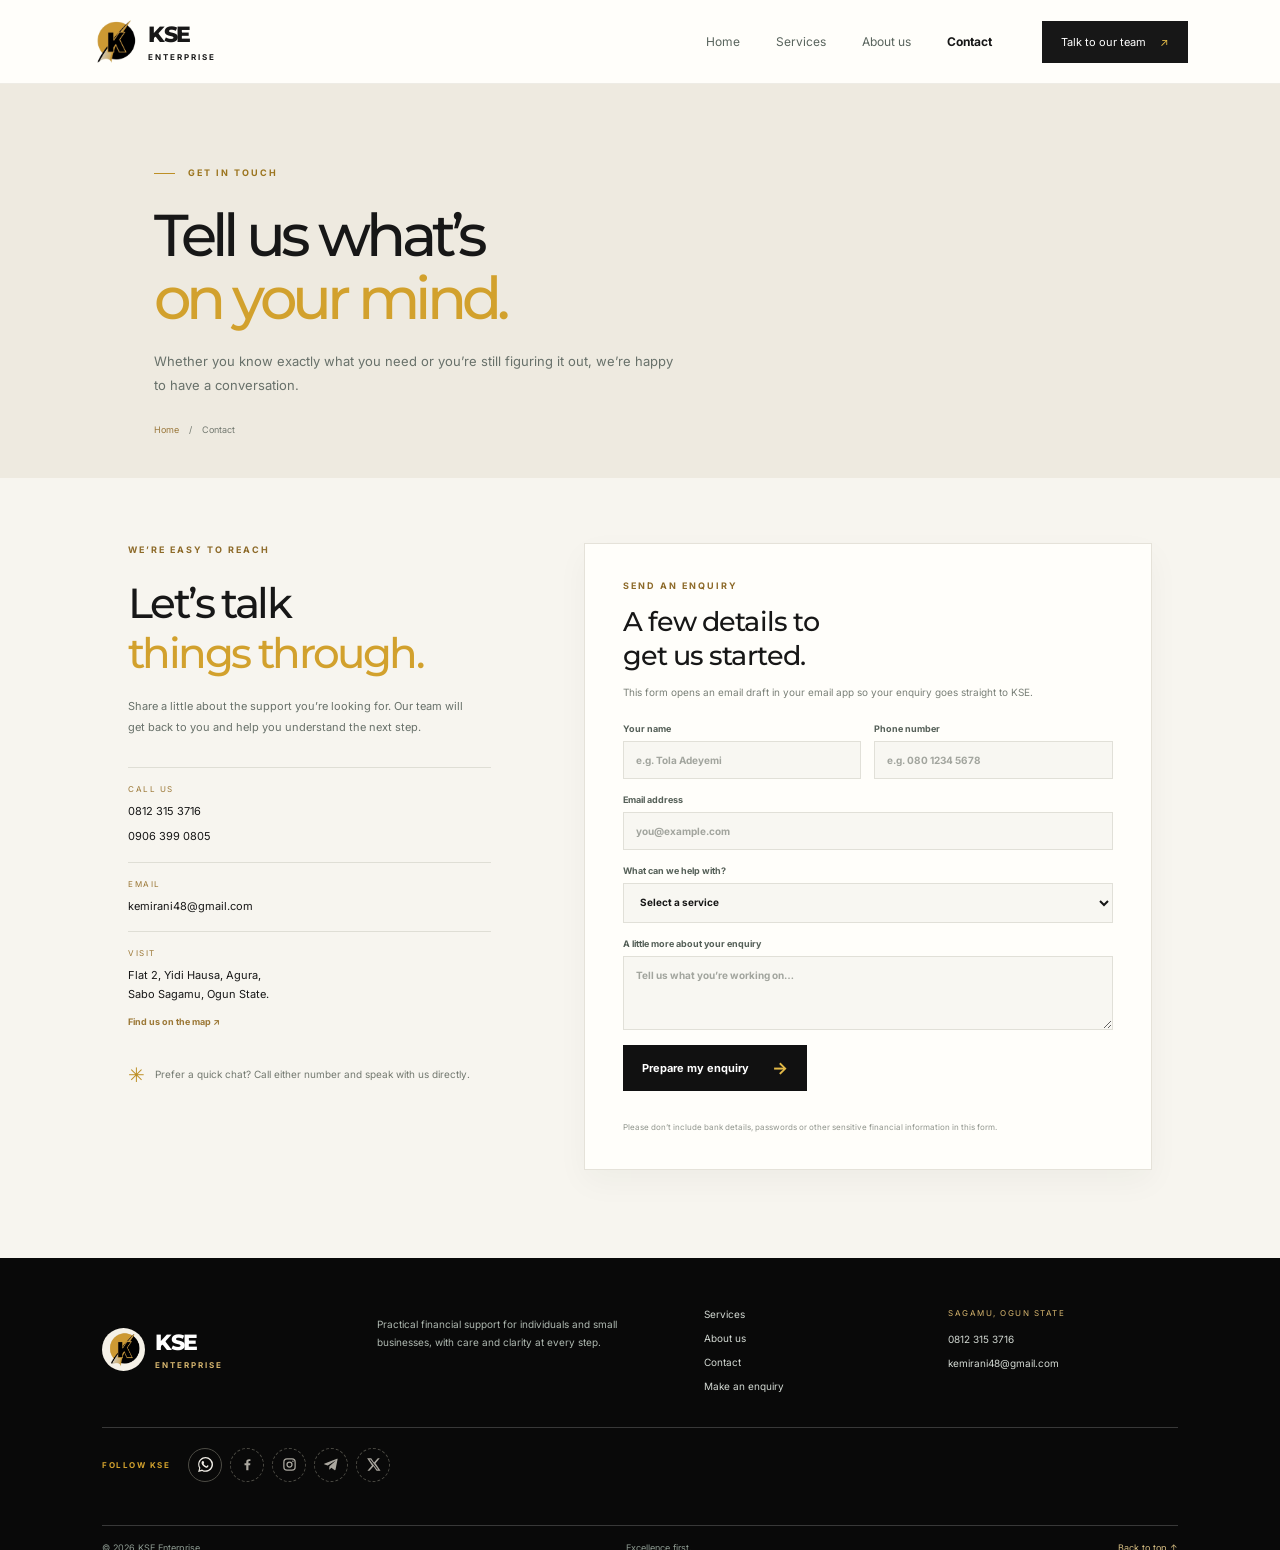
<file: contactss.html>
<!doctype html>
<html lang="en"><head><meta charset="utf-8"><meta name="viewport" content="width=device-width, initial-scale=1"><meta http-equiv="refresh" content="0; url=contact.html"><link rel="canonical" href="contact.html"><title>KSE Enterprise | Contact</title></head><body><p>Go to <a href="contact.html">KSE Enterprise contact</a>.</p></body></html>
</file>
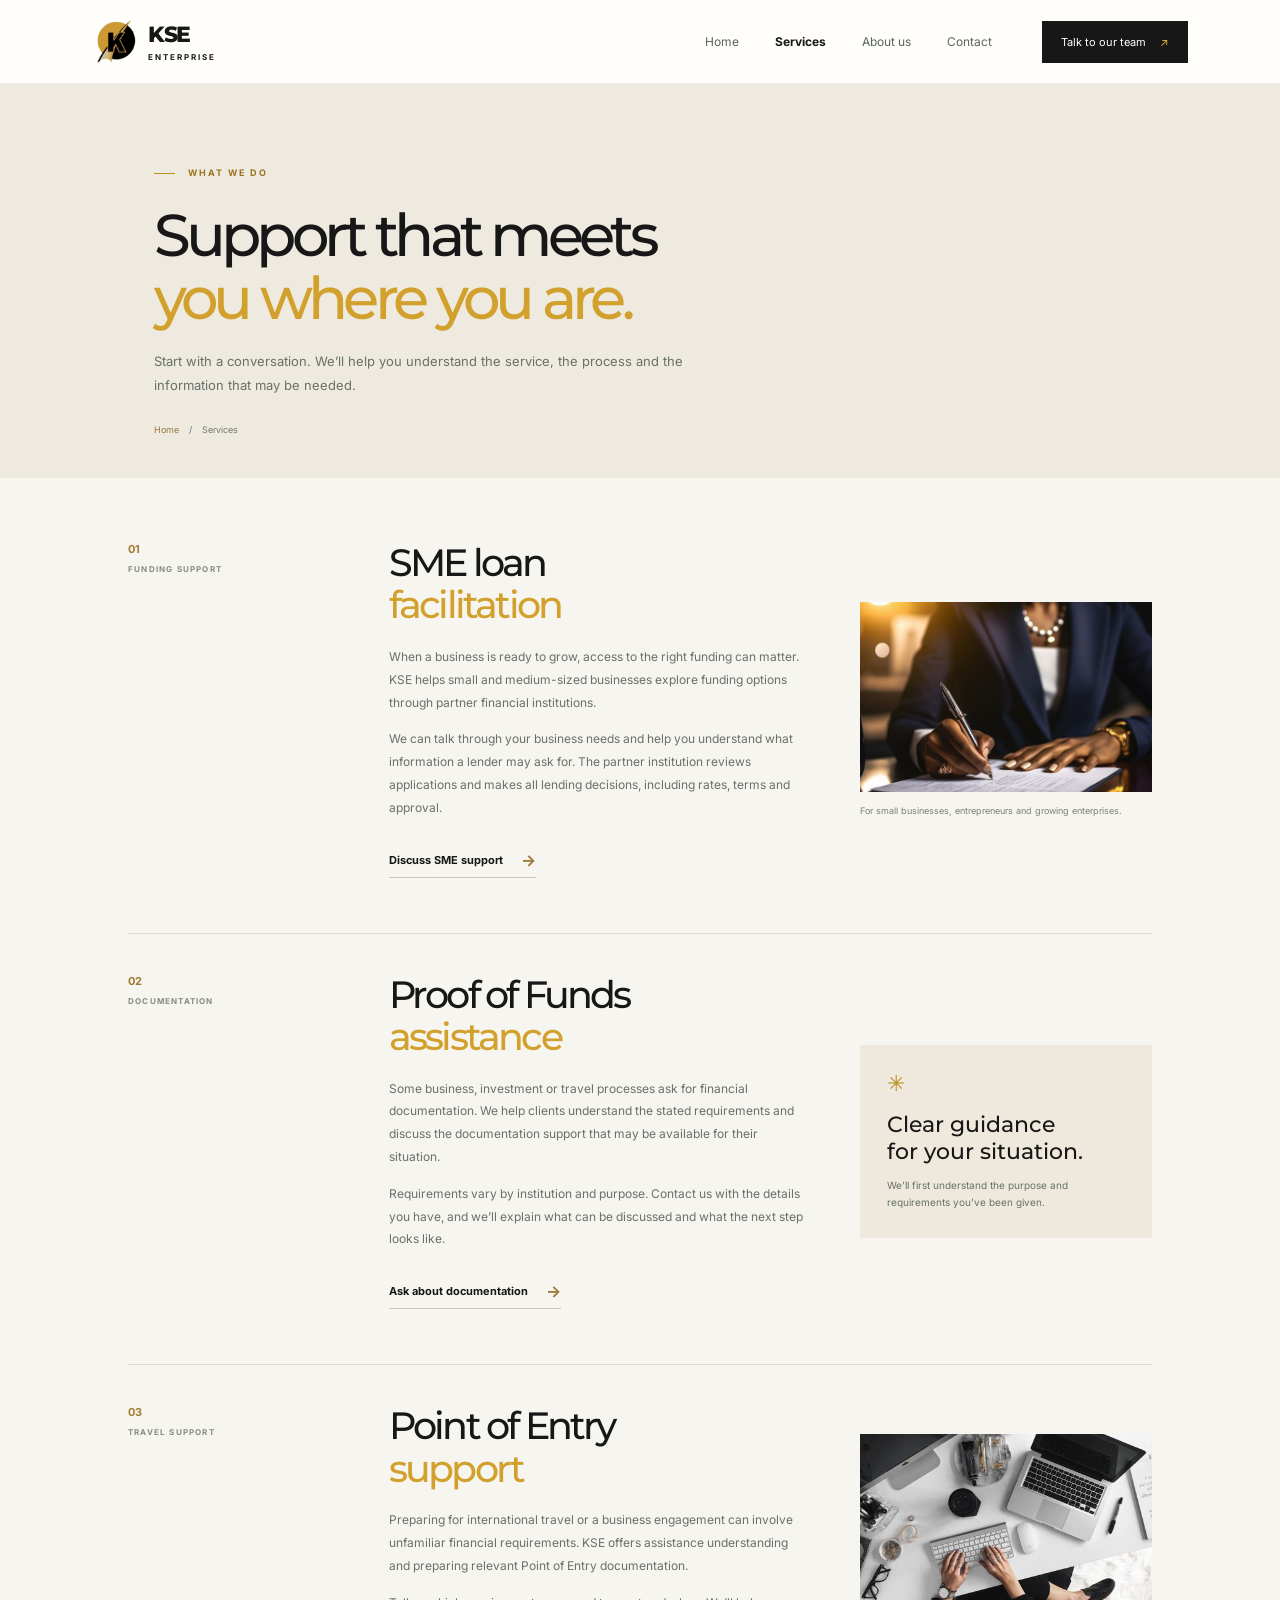
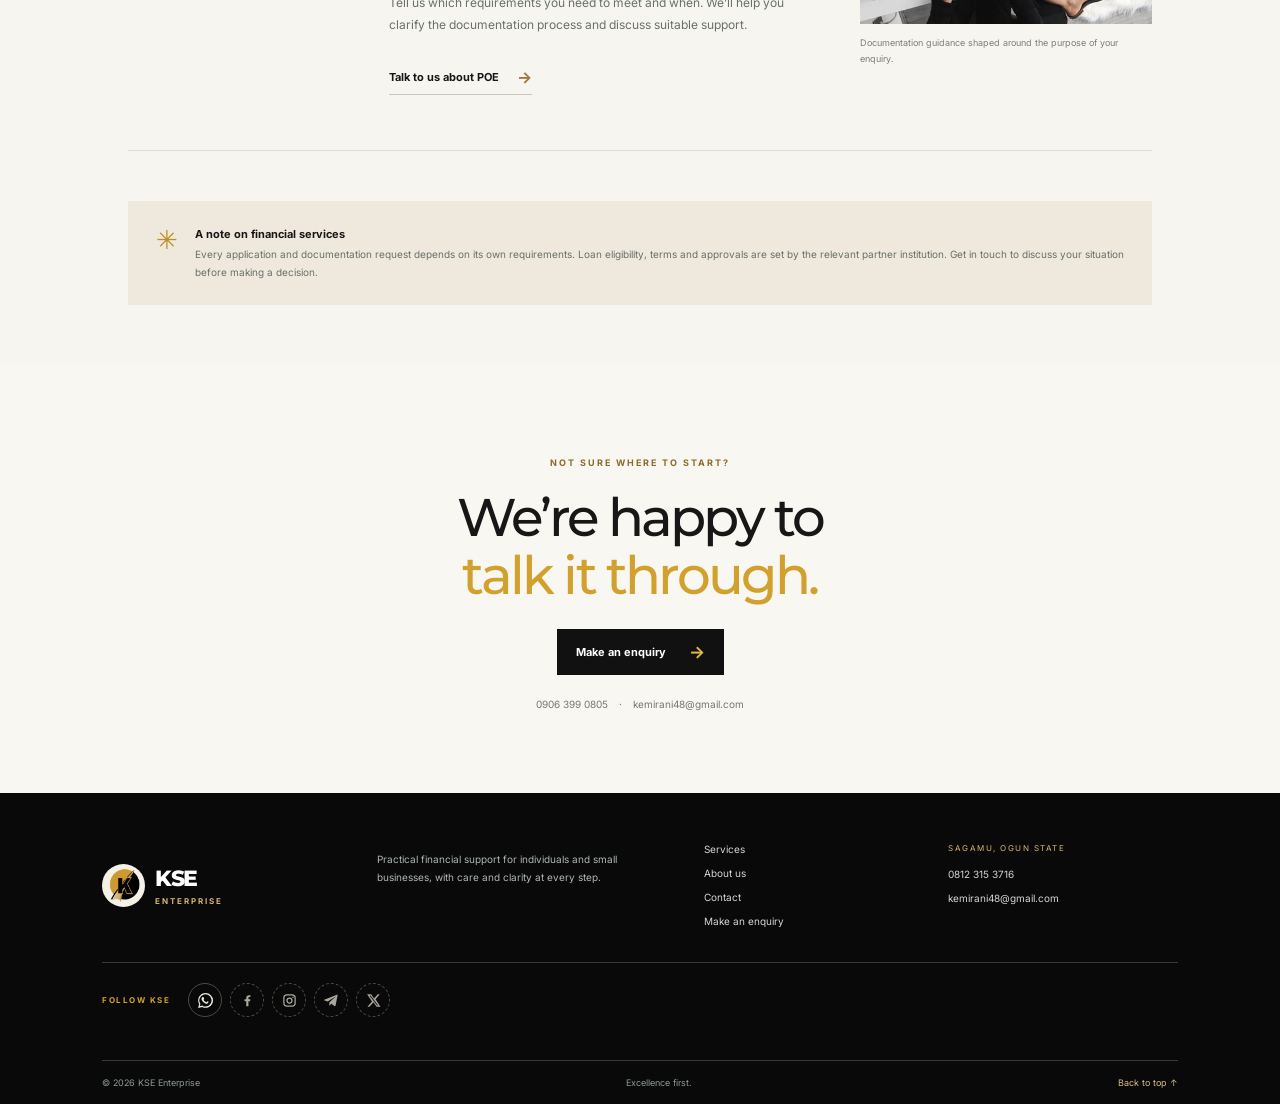
<file: services.html>
<!doctype html>
<html lang="en"><head><meta charset="utf-8"><meta name="viewport" content="width=device-width, initial-scale=1"><meta name="description" content="Explore KSE Enterprise SME loan facilitation, Proof of Funds assistance and Point of Entry documentation support."><title>Our Services | KSE Enterprise</title><link rel="preconnect" href="https://fonts.googleapis.com"><link rel="preconnect" href="https://fonts.gstatic.com" crossorigin><link href="https://fonts.googleapis.com/css2?family=Inter:wght@400;500;600;700&family=Montserrat:wght@400;500;600;700;800&display=swap" rel="stylesheet"><link rel="stylesheet" href="site.css"><script src="site.js" defer></script></head>
<body><header class="site-header" id="top"><a class="brand" href="index.html" aria-label="KSE Enterprise home"><img src="image/logo.png" alt=""><span><strong>KSE</strong><small>ENTERPRISE</small></span></a><button class="menu-toggle" type="button" aria-expanded="false" aria-controls="primary-nav" aria-label="Open menu"><span></span><span></span></button><nav class="primary-nav" id="primary-nav" aria-label="Main navigation"><a href="index.html">Home</a><a class="active" href="services.html">Services</a><a href="about.html">About us</a><a href="contact.html">Contact</a><a class="nav-cta" href="contact.html#enquiry">Talk to our team <span>↗</span></a></nav></header>
<main><section class="page-hero"><p class="eyebrow"><span></span> WHAT WE DO</p><h1>Support that meets<br><em>you where you are.</em></h1><p>Start with a conversation. We’ll help you understand the service, the process and the information that may be needed.</p><div class="breadcrumbs"><a href="index.html">Home</a><span>/</span> Services</div></section>
<section class="service-detail-list section"><article class="service-detail" id="sme-loans"><div class="detail-number">01 <span>FUNDING SUPPORT</span></div><div><h2>SME loan<br><em>facilitation</em></h2><p>When a business is ready to grow, access to the right funding can matter. KSE helps small and medium-sized businesses explore funding options through partner financial institutions.</p><p>We can talk through your business needs and help you understand what information a lender may ask for. The partner institution reviews applications and makes all lending decisions, including rates, terms and approval.</p><a class="text-link" href="contact.html?service=sme-loan#enquiry">Discuss SME support <span>→</span></a></div><div class="detail-aside"><img src="image/work.jpeg" alt="A business owner working at a desk"><p>For small businesses, entrepreneurs and growing enterprises.</p></div></article>
<article class="service-detail" id="pof"><div class="detail-number">02 <span>DOCUMENTATION</span></div><div><h2>Proof of Funds<br><em>assistance</em></h2><p>Some business, investment or travel processes ask for financial documentation. We help clients understand the stated requirements and discuss the documentation support that may be available for their situation.</p><p>Requirements vary by institution and purpose. Contact us with the details you have, and we’ll explain what can be discussed and what the next step looks like.</p><a class="text-link" href="contact.html?service=pof#enquiry">Ask about documentation <span>→</span></a></div><div class="detail-aside detail-note"><span class="note-mark">✳</span><h3>Clear guidance<br>for your situation.</h3><p>We’ll first understand the purpose and requirements you’ve been given.</p></div></article>
<article class="service-detail" id="poe"><div class="detail-number">03 <span>TRAVEL SUPPORT</span></div><div><h2>Point of Entry<br><em>support</em></h2><p>Preparing for international travel or a business engagement can involve unfamiliar financial requirements. KSE offers assistance understanding and preparing relevant Point of Entry documentation.</p><p>Tell us which requirements you need to meet and when. We’ll help you clarify the documentation process and discuss suitable support.</p><a class="text-link" href="contact.html?service=poe#enquiry">Talk to us about POE <span>→</span></a></div><div class="detail-aside"><img src="image/office.jpeg" alt="A bright, welcoming workspace"><p>Documentation guidance shaped around the purpose of your enquiry.</p></div></article></section>
<section class="service-disclaimer"><span class="note-mark">✳</span><p><strong>A note on financial services</strong><br>Every application and documentation request depends on its own requirements. Loan eligibility, terms and approvals are set by the relevant partner institution. Get in touch to discuss your situation before making a decision.</p></section>
<section class="closing-cta"><p class="eyebrow">NOT SURE WHERE TO START?</p><h2>We’re happy to<br><em>talk it through.</em></h2><a class="button button-dark" href="contact.html#enquiry">Make an enquiry <span>→</span></a><p class="cta-contact"><a href="tel:+2349063990805">0906 399 0805</a><span>·</span><a href="mailto:kemirani48@gmail.com">kemirani48@gmail.com</a></p></section></main>
<footer class="site-footer"><div class="footer-main"><a class="brand brand-footer" href="index.html"><img src="image/logo.png" alt=""><span><strong>KSE</strong><small>ENTERPRISE</small></span></a><p>Practical financial support for individuals and small businesses, with care and clarity at every step.</p><div class="footer-nav"><a href="services.html">Services</a><a href="about.html">About us</a><a href="contact.html">Contact</a><a href="contact.html#enquiry">Make an enquiry</a></div><div class="footer-contact"><span>SAGAMU, OGUN STATE</span><a href="tel:+2348123153716">0812 315 3716</a><a href="mailto:kemirani48@gmail.com">kemirani48@gmail.com</a></div><div class="footer-social" aria-label="Social media"><span>FOLLOW KSE</span><div class="social-icons">
<a class="social-link" href="https://wa.me/2349063990805" target="_blank" rel="noreferrer" aria-label="Chat with KSE on WhatsApp" title="WhatsApp"><svg viewBox="0 0 24 24" aria-hidden="true"><path d="M20.5 3.5A11.8 11.8 0 0 0 12.1 0C5.6 0 .3 5.3.3 11.8c0 2.1.6 4.1 1.6 5.9L.2 24l6.4-1.7a11.8 11.8 0 0 0 5.5 1.4h.1c6.5 0 11.8-5.3 11.8-11.8a11.8 11.8 0 0 0-3.5-8.4ZM12.1 21.6h-.1a9.8 9.8 0 0 1-5-1.4l-.4-.2-3.8 1 1-3.7-.3-.4a9.8 9.8 0 1 1 8.6 4.7Zm5.4-7.3c-.3-.2-1.7-.8-2-1s-.5-.2-.7.2-.8 1-1 1.2-.4.2-.7.1a8 8 0 0 1-2.4-1.5 9 9 0 0 1-1.7-2.1c-.2-.3 0-.5.1-.7l.5-.5.2-.5c.1-.2 0-.4 0-.5l-.9-2.1c-.2-.6-.5-.5-.7-.5h-.6c-.2 0-.5.1-.8.4s-1.1 1.1-1.1 2.6 1.1 3 1.3 3.2a11 11 0 0 0 4.3 3.8c.6.3 1.1.5 1.5.6.6.2 1.2.2 1.6.1.5-.1 1.7-.7 1.9-1.4.2-.7.2-1.3.2-1.4s-.2-.2-.5-.4Z"/></svg></a>
<span class="social-link social-pending" role="img" aria-label="Facebook profile link pending" title="Facebook profile link pending"><svg viewBox="0 0 24 24" aria-hidden="true"><path d="M13.5 21v-8h2.7l.4-3.1h-3.1V7.9c0-.9.3-1.5 1.6-1.5h1.6V3.6c-.3 0-1.3-.1-2.5-.1-2.5 0-4.2 1.5-4.2 4.3v2.1H7.2V13H10v8h3.5z"/></svg></span>
<span class="social-link social-pending" role="img" aria-label="Instagram profile link pending" title="Instagram profile link pending"><svg viewBox="0 0 24 24" aria-hidden="true"><rect x="3" y="3" width="18" height="18" rx="5" fill="none" stroke="currentColor" stroke-width="2"/><circle cx="12" cy="12" r="4" fill="none" stroke="currentColor" stroke-width="2"/><circle cx="17.5" cy="6.8" r="1.2"/></svg></span>
<span class="social-link social-pending" role="img" aria-label="Telegram profile link pending" title="Telegram profile link pending"><svg viewBox="0 0 24 24" aria-hidden="true"><path d="M21.8 3.2 18.5 20c-.2 1.2-.9 1.5-1.8.9l-5-3.7-2.4 2.3c-.3.3-.5.5-1 .5l.4-5.1 9.3-8.4c.4-.4-.1-.6-.6-.2L6 13.5 1 12c-1.1-.3-1.1-1 .2-1.5L20.7 2.9c.9-.3 1.7.2 1.1.3Z"/></svg></span>
<span class="social-link social-pending" role="img" aria-label="X profile link pending" title="X profile link pending"><svg viewBox="0 0 24 24" aria-hidden="true"><path d="M18.9 2H22l-6.8 7.8L23.2 22h-6.3L12 14.6 5.5 22H2.3l7.3-8.4L1.8 2h6.5l4.5 6.8L18.9 2Zm-1.1 18h1.7L7.3 3.9H5.5L17.8 20Z"/></svg></span></div></div></div><div class="footer-bottom"><span>© <span data-year>2026</span> KSE Enterprise</span><span>Excellence first.</span><a href="#top" class="back-top">Back to top ↑</a></div></footer></body></html>
</file>
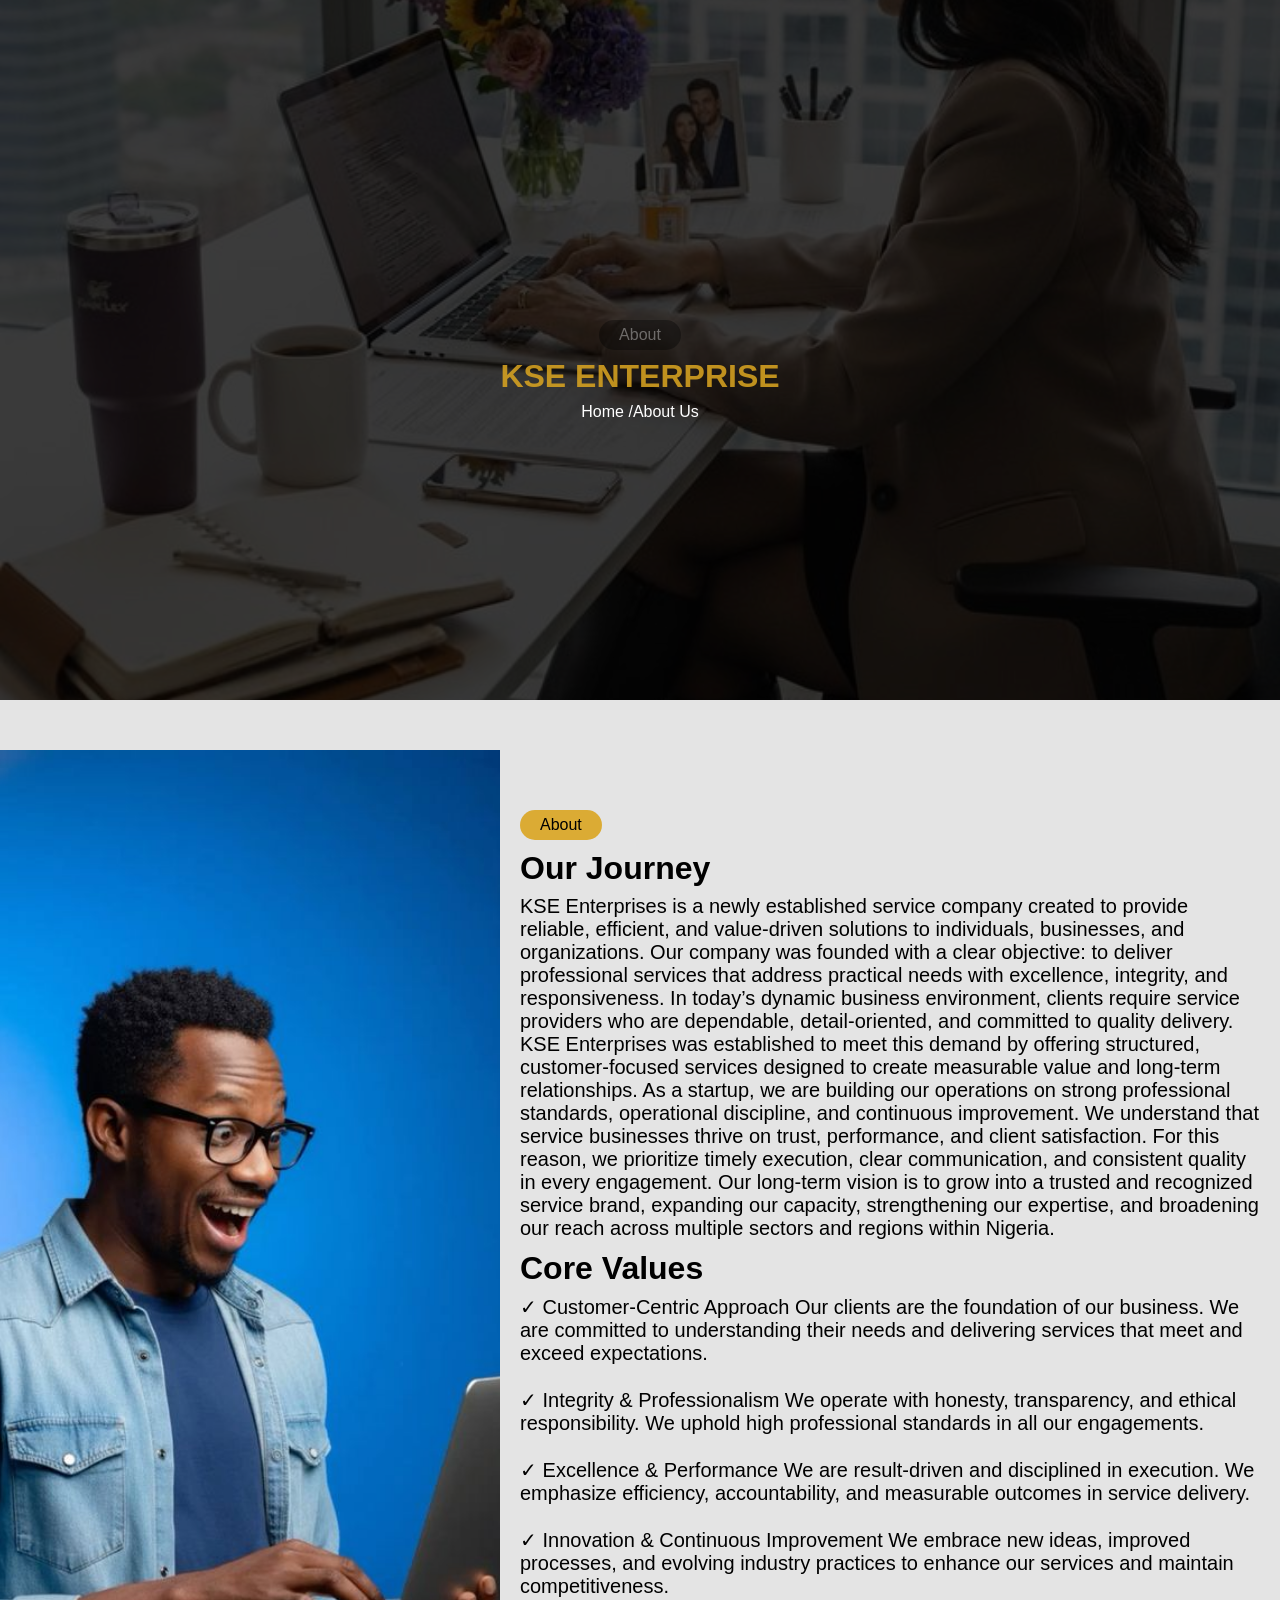
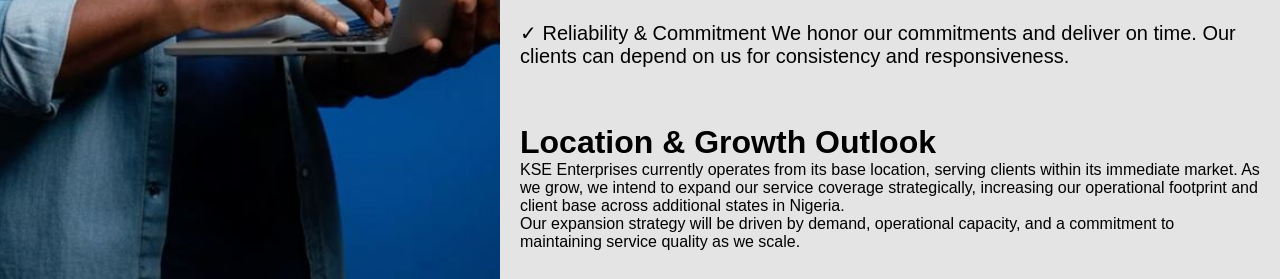
<file: image/KSE enterprise/about.html>
<!DOCTYPE html>
<html lang="en">

<head>
    <meta charset="UTF-8">
    <meta name="viewport" content="width=device-width, initial-scale=1.0">
    <title>About</title>
    <link rel="stylesheet" href="about.css">
</head>

<body>
    <div class="image">
        <button>About</button>
        <h1>KSE ENTERPRISE</h1>
        <p><a href="index.html">Home</a> /About Us</p>
    </div>

    <!--secimage-->
    <div class="secimage">
        <img src="image/man.jpeg">
        <div class="about">
        <div class="button">
            <button>About</button>
        </div>


        <h1>Our Journey </h1>
        <p>
            KSE Enterprises is a newly established service company created to provide reliable, efficient, and
            value-driven solutions to individuals, businesses, and organizations. Our company was founded with a clear
            objective: to deliver professional services that address practical needs with excellence, integrity, and
            responsiveness.

            In today’s dynamic business environment, clients require service providers who are dependable,
            detail-oriented, and committed to quality delivery. KSE Enterprises was established to meet this demand by
            offering structured, customer-focused services designed to create measurable value and long-term
            relationships.

            As a startup, we are building our operations on strong professional standards, operational discipline, and
            continuous improvement. We understand that service businesses thrive on trust, performance, and client
            satisfaction. For this reason, we prioritize timely execution, clear communication, and consistent quality
            in every engagement.
            Our long-term vision is to grow into a trusted and recognized service brand, expanding our capacity,
            strengthening our expertise, and broadening our reach across multiple sectors and regions within Nigeria.
        </p>
        <h1>Core Values</h1>
        <p>
            ✓ Customer-Centric Approach
            Our clients are the foundation of our business. We are committed to understanding their needs and delivering
            services that meet and exceed expectations.<br><br>

            ✓ Integrity & Professionalism
            We operate with honesty, transparency, and ethical responsibility. We uphold high professional standards in
            all our engagements.<br><br>

            ✓ Excellence & Performance
            We are result-driven and disciplined in execution. We emphasize efficiency, accountability, and measurable
            outcomes in service delivery.<br><br>

            ✓ Innovation & Continuous Improvement
            We embrace new ideas, improved processes, and evolving industry practices to enhance our services and
            maintain competitiveness.<br><br>

            ✓ Reliability & Commitment
            We honor our commitments and deliver on time. Our clients can depend on us for consistency and
            responsiveness.<br><br><br>

        <h1>Location & Growth Outlook </h1>

        KSE Enterprises currently operates from its base location, serving clients within its immediate market. As we
        grow, we intend to expand our service coverage strategically, increasing our operational footprint and client
        base across additional states in Nigeria.<br>

        Our expansion strategy will be driven by demand, operational capacity, and a commitment to maintaining service
        quality as we scale.</p>
        </div>
    </div>
</body>

</html>
</file>
<file: site.css>
:root{--ink:#171717;--forest:#171717;--deep:#0b0b0b;--gold:#bd8f25;--gold-light:#e2b947;--paper:#f7f5ef;--white:#fffefa;--muted:#70766e;--line:#dfded5;--serif:'Montserrat','Inter',Arial,sans-serif;--sans:'Inter',Arial,sans-serif;--display:'Montserrat','Inter',Arial,sans-serif}*{box-sizing:border-box}html{scroll-behavior:smooth;scroll-padding-top:90px}body{margin:0;background:var(--paper);color:var(--ink);font-family:var(--sans);font-size:15px;-webkit-font-smoothing:antialiased}a{color:inherit;text-decoration:none}button,input,select,textarea{font:inherit}button,a{-webkit-tap-highlight-color:transparent}img{max-width:100%;display:block}.site-header{height:84px;padding:0 7.2%;display:flex;align-items:center;justify-content:space-between;background:var(--white);position:relative;z-index:5;border-bottom:1px solid #eeece5}.brand{display:inline-flex;align-items:center;gap:10px;min-width:155px}.brand img{width:46px;height:46px;object-fit:contain}.brand span{display:grid;line-height:1}.brand strong{font:800 22px var(--display);letter-spacing:-1.5px}.brand small{font:700 8px var(--sans);letter-spacing:2px;margin-top:4px}.primary-nav{display:flex;align-items:center;gap:36px}.primary-nav>a{font-size:12px;color:#59645d;transition:color .2s}.primary-nav>a:hover,.primary-nav>a.active{color:var(--ink)}.primary-nav>a.active{font-weight:700}.primary-nav .nav-cta{margin-left:14px;background:var(--forest);color:white;padding:14px 19px;font-size:11px}.nav-cta span{color:var(--gold-light);margin-left:11px}.menu-toggle{display:none}.hero{display:grid;grid-template-columns:1.05fr .95fr;min-height:620px;background:var(--paper)}.hero-copy{padding:96px 7.2% 64px 14%;display:flex;flex-direction:column;align-items:flex-start;justify-content:center}.eyebrow{font-size:9px;line-height:1.5;font-weight:700;letter-spacing:2px;color:#8d6a29;margin:0 0 24px}.eyebrow>span:first-child{display:inline-block;width:21px;height:1px;background:var(--gold);vertical-align:middle;margin-right:9px}.hero h1,.page-hero h1{font:500 clamp(48px,5vw,72px)/1.07 var(--display);letter-spacing:-4.7px;margin:0;max-width:620px}.hero h1 em,.page-hero h1 em,.section h2 em,.approach-copy h2 em,.faq-band h2 em,.closing-cta h2 em{font-family:var(--serif);font-weight:400;letter-spacing:-2px;color:#9c7839}.hero-intro{max-width:465px;margin:23px 0 30px;color:#626c64;font-size:15px;line-height:1.85}.hero-actions{display:flex;align-items:center;gap:27px;flex-wrap:wrap}.button{display:inline-flex;align-items:center;justify-content:center;gap:23px;border:0;padding:16px 19px;font-size:11px;font-weight:700;transition:transform .2s,background .2s;cursor:pointer}.button:hover{transform:translateY(-2px)}.button-gold{background:var(--gold);color:#fff}.button-gold:hover{background:#a78032}.button-dark{background:var(--forest);color:#fff}.button-dark:hover{background:#27483b}.button span{font-size:17px;line-height:10px;color:var(--gold-light)}.text-link{display:inline-flex;align-items:center;gap:18px;font-size:11px;font-weight:700;border-bottom:1px solid #c7c6bb;padding:7px 0}.text-link span{font-size:16px;color:#9c7839}.text-link:hover{color:#9c7839}.hero-note{display:flex;align-items:center;gap:13px;margin-top:62px;color:#7c837c;font-size:10px;line-height:1.65}.hero-note strong{color:var(--ink);font-size:11px;font-weight:600}.note-mark{font-size:26px;line-height:1;color:var(--gold)}.hero-visual{position:relative;min-height:620px;background:#b2aa92 url('image/work.jpeg') center 41%/cover no-repeat;overflow:hidden}.photo-wash{position:absolute;inset:0;background:linear-gradient(180deg,rgba(17,35,28,.02) 52%,rgba(17,35,28,.48) 100%)}.hero-stamp{position:absolute;right:11%;top:11%;width:119px;height:119px;border-radius:50%;background:var(--gold);color:white;display:grid;place-content:center;text-align:center;font-size:8px;font-weight:700;letter-spacing:1.2px;line-height:1.7;transform:rotate(9deg)}.hero-stamp b{font-size:17px;font-weight:400}.hero-caption{position:absolute;bottom:27px;left:8%;right:8%;color:white;display:flex;justify-content:space-between;font-size:9px;letter-spacing:.7px}.hero-caption span:first-child{color:#e3ce9a}.intro-strip{background:#eeeae0;padding:27px 9%;display:flex;justify-content:space-between;gap:20px;align-items:center}.intro-strip>p{margin:0;font-size:8px;letter-spacing:1.8px;color:#79776b;font-weight:700}.intro-strip>div{display:flex;align-items:center;gap:22px;flex-wrap:wrap;color:#666d65;font:italic 16px var(--serif)}.intro-strip i{font-style:normal;font-size:11px;color:var(--gold)}.section{padding:105px 10%}.section-heading{display:flex;justify-content:space-between;align-items:flex-end;gap:40px;margin-bottom:47px}.section-heading h2,.section h2,.about-story h2,.location-section h2{font:500 clamp(37px,4.2vw,55px)/1.12 var(--display);letter-spacing:-2.8px;margin:0}.section-heading h2 em,.section h2 em,.about-story h2 em,.location-section h2 em{color:#9c7839;font-family:var(--serif);font-weight:400;letter-spacing:-2px}.section-summary{max-width:350px;color:#70766e;font-size:13px;line-height:1.8;margin:0 3% 4px 0}.service-grid{display:grid;grid-template-columns:repeat(3,1fr);border:1px solid var(--line)}.service-card{padding:27px 27px 25px;min-height:300px;background:var(--white);border-right:1px solid var(--line);display:flex;flex-direction:column;transition:background .2s}.service-card:last-child{border-right:0}.service-card:hover{background:#f0ede4}.service-card.featured{background:var(--forest);color:white}.service-card.featured:hover{background:#254238}.card-index{font-size:9px;color:#92958a;letter-spacing:1px}.featured .card-index{color:#cfb879}.line-icon{align-self:flex-end;font:30px var(--serif);color:var(--gold);margin-top:-12px}.service-card h3{font:500 23px/1.2 var(--display);letter-spacing:-.7px;margin:29px 0 12px}.service-card p{font-size:11px;line-height:1.8;color:#737a72;max-width:240px;margin:0 0 22px}.featured p{color:#c4cbc4}.card-link{font-size:9px;font-weight:700;margin-top:auto}.card-link b{font-size:16px;color:var(--gold-light);margin-left:8px}.center-link{text-align:center;margin-top:33px}.approach-band{background:var(--deep);color:white;display:grid;grid-template-columns:1fr 1fr;min-height:520px}.approach-image{background:url('image/office.jpeg') center/cover no-repeat;min-height:520px}.approach-copy{padding:83px 12%;display:flex;align-items:flex-start;flex-direction:column;justify-content:center}.eyebrow-light{color:#d8bf83}.approach-copy h2,.faq-band h2,.closing-cta h2{font:500 clamp(39px,4.4vw,56px)/1.1 var(--display);letter-spacing:-2.8px;margin:0}.approach-copy h2 em,.faq-band h2 em{color:var(--gold-light)}.approach-copy>p:not(.eyebrow){max-width:370px;color:#c2cbc4;font-size:12px;line-height:1.9;margin:21px 0 25px}.button-outline{border:1px solid #617169;color:white}.button-outline:hover{background:#243a30}.approach-signature{margin-top:49px;font:italic 20px var(--serif);color:#e1cf9c}.approach-signature span{font:10px var(--sans);color:#aab5ac;margin-left:8px}.process-section{padding-top:100px;padding-bottom:105px}.steps{display:grid;grid-template-columns:repeat(3,1fr);border-top:1px solid var(--line)}.steps article{padding:22px 25px 0 0;margin-right:27px;position:relative}.steps article:before{content:'';position:absolute;top:-3px;left:0;width:5px;height:5px;border-radius:50%;background:var(--gold)}.steps article>span{font-size:9px;color:#a17b34}.steps h3{font:600 16px/1.45 var(--display);margin:19px 0 8px;max-width:210px}.steps p{font-size:11px;color:#747970;line-height:1.8;max-width:245px;margin:0}.faq-band{background:#eae7dd;padding:85px 12%;display:grid;grid-template-columns:.8fr 1.2fr;gap:10%}.faq-band .text-link{margin-top:37px}.text-link-light{color:#fff;border-color:#637168}.text-link-light span{color:var(--gold-light)}.faq-list details{border-bottom:1px solid #cac9be}.faq-list details:first-child{border-top:1px solid #cac9be}.faq-list summary{cursor:pointer;list-style:none;padding:20px 30px 20px 0;font:600 13px var(--display);position:relative}.faq-list summary::-webkit-details-marker{display:none}.faq-list summary span:before,.faq-list summary span:after{content:'';width:11px;height:1px;background:var(--gold);position:absolute;right:4px;top:27px}.faq-list summary span:after{transform:rotate(90deg);transition:transform .2s}.faq-list details[open] summary span:after{transform:rotate(0)}.faq-list details p{margin:0 0 20px;color:#68716a;font-size:11px;line-height:1.8;max-width:550px}.closing-cta{text-align:center;padding:91px 20px 83px;background:#f9f7f1}.closing-cta .eyebrow{margin-bottom:18px}.closing-cta h2{font-size:53px;margin-bottom:25px}.closing-cta h2 em{color:#9c7839}.cta-contact{display:flex;justify-content:center;gap:11px;font-size:10px;color:#737970;margin:23px 0 0}.site-footer{background:#14251f;color:white;padding:50px 8% 0}.footer-main{display:grid;grid-template-columns:1.15fr 1.4fr 1fr 1.1fr;gap:35px;padding-bottom:43px}.brand-footer img{width:43px;height:43px}.brand-footer strong{color:white}.brand-footer small{color:#d7b66f}.footer-main>p{font-size:10px;line-height:1.8;color:#aeb8b0;max-width:245px;margin:7px 0}.footer-nav,.footer-contact{display:flex;flex-direction:column;align-items:flex-start;gap:12px;font-size:10px;color:#d2d8d2}.footer-nav a:hover,.footer-contact a:hover{color:var(--gold-light)}.footer-contact span{font-size:8px;letter-spacing:1.5px;color:#d7b66f;margin-bottom:3px}.footer-bottom{border-top:1px solid #33453c;padding:16px 0;display:flex;justify-content:space-between;color:#8e9b92;font-size:9px}.back-top{color:#d8bf83}.page-hero{padding:82px 12% 43px;background:#eeeae0;min-height:355px}.page-hero h1{font-size:59px}.page-hero>p:not(.eyebrow){max-width:530px;color:#68716a;font-size:13px;line-height:1.85;margin:19px 0 27px}.breadcrumbs{display:flex;gap:10px;align-items:center;font-size:9px;color:#737970}.breadcrumbs a{color:#9a783b}.service-detail-list{padding-top:54px;padding-bottom:45px}.service-detail{display:grid;grid-template-columns:.65fr 1.3fr .9fr;gap:50px;padding:40px 0 55px;border-bottom:1px solid var(--line);scroll-margin-top:90px}.service-detail:first-child{padding-top:10px}.detail-number{font-size:11px;font-weight:700;color:#a17b34}.detail-number span{display:block;font-size:8px;letter-spacing:1.2px;color:#878b82;margin-top:8px}.service-detail h2{font-size:38px!important;margin:0 0 19px!important}.service-detail>div:nth-child(2)>p{max-width:490px;color:#68716a;font-size:12px;line-height:1.9;margin:0 0 14px}.service-detail .text-link{margin-top:9px}.detail-aside{align-self:center}.detail-aside img{width:100%;height:190px;object-fit:cover}.detail-aside>p{font-size:9px;line-height:1.7;color:#7a8078;margin:11px 0 0}.detail-note{background:#eae7dd;padding:27px;min-height:190px}.detail-note .note-mark{font-size:22px}.detail-note h3{font:500 22px/1.25 var(--display);margin:16px 0 8px}.detail-note>p{font-size:10px;line-height:1.7;color:#68716a}.service-disclaimer{margin:5px 10% 60px;padding:24px 28px;background:#eae7dd;display:flex;align-items:flex-start;gap:17px}.service-disclaimer .note-mark{margin-top:2px}.service-disclaimer p{font-size:10px;line-height:1.8;color:#68716a;margin:0}.service-disclaimer strong{color:var(--ink);font-size:11px}.about-hero{background:var(--deep);color:white;min-height:390px}.about-hero .eyebrow{color:#d8bf83}.about-hero h1 em{color:var(--gold-light)}.about-hero>p:not(.eyebrow){color:#c2cbc4}.about-hero .breadcrumbs{color:#aab5ac}.about-hero .breadcrumbs a{color:var(--gold-light)}.about-story{display:grid;grid-template-columns:1fr 1fr;gap:9%;align-items:center;padding-top:84px;padding-bottom:91px}.story-image{position:relative}.story-image img{width:100%;height:400px;object-fit:cover}.image-caption{position:absolute;bottom:0;left:0;padding:13px 16px;background:var(--forest);color:white;font-size:8px;letter-spacing:1.2px}.story-copy h2{font-size:42px;margin-bottom:20px}.story-copy>p:not(.eyebrow){font-size:12px;line-height:1.95;color:#68716a;margin:0 0 16px}.story-copy .text-link{margin-top:7px}.values-section{background:var(--deep);color:white;padding:78px 11% 88px}.values-heading h2{font:500 43px/1.13 var(--display);letter-spacing:-2px;margin:0 0 42px}.values-heading h2 em{color:var(--gold-light);font-family:var(--serif);font-weight:400}.values-grid{display:grid;grid-template-columns:repeat(4,1fr);gap:32px}.values-grid article{border-top:1px solid #45554b;padding-top:17px}.values-grid article>span{font-size:9px;color:var(--gold-light)}.values-grid h3{font:500 18px var(--display);margin:17px 0 7px}.values-grid p{font-size:10px;line-height:1.8;color:#b9c2ba;margin:0}.location-section{display:grid;grid-template-columns:1fr .75fr;gap:15%;align-items:center}.location-section>div:first-child>p:not(.eyebrow){max-width:430px;font-size:12px;line-height:1.9;color:#68716a;margin:19px 0 25px}.location-card{background:#eae7dd;padding:30px 32px;min-height:237px}.location-pin{font-size:24px;color:#a17b34}.location-card>span{display:block;font-size:8px;letter-spacing:1.4px;color:#85867d;margin:14px 0 8px}.location-card h3{font:500 21px var(--display);margin:0 0 8px}.location-card p{font-size:11px;line-height:1.7;color:#68716a}.location-card>a{display:inline-block;font-size:10px;font-weight:700;margin-top:9px}.location-card>a span{color:#a17b34;margin-left:8px}.contact-hero{min-height:346px}.contact-layout{display:grid;grid-template-columns:.78fr 1.22fr;gap:9%;padding-top:65px;padding-bottom:88px;align-items:start}.contact-details h2{font:500 42px/1.12 var(--display);letter-spacing:-2.6px;margin:0 0 17px}.contact-details h2 em{font:400 42px var(--serif);color:#9c7839}.contact-details>p:not(.eyebrow):not(.response-note){font-size:11px;line-height:1.9;color:#68716a;margin:0 0 29px;max-width:340px}.contact-item{border-top:1px solid var(--line);padding:16px 0;display:flex;flex-direction:column;align-items:flex-start;gap:6px}.contact-item>span{font-size:8px;letter-spacing:1.5px;color:#9b7735;margin-bottom:2px}.contact-item>a,.contact-item>p{font-size:11px;margin:0;line-height:1.7}.contact-item .map-link{color:#9b7735;font-size:9px;font-weight:700;margin-top:4px}.response-note{display:flex;align-items:center;gap:10px;font-size:10px;color:#737970;line-height:1.7;margin-top:20px}.response-note .note-mark{font-size:20px}.enquiry-card{background:var(--white);border:1px solid #e5e2d9;padding:35px 38px;scroll-margin-top:105px;box-shadow:0 12px 30px rgba(26,40,31,.04)}.enquiry-card .eyebrow{margin-bottom:13px}.enquiry-card h2{font:500 27px/1.25 var(--display);letter-spacing:-.9px;margin:0}.form-intro{font-size:10px;color:#7a8078;line-height:1.7;margin:11px 0 22px}.enquiry-card form{display:flex;flex-direction:column;gap:15px}.enquiry-card label{display:flex;flex-direction:column;gap:7px;font-size:9px;font-weight:700;color:#545f57}.field-row{display:grid;grid-template-columns:1fr 1fr;gap:13px}.enquiry-card input,.enquiry-card select,.enquiry-card textarea{width:100%;background:#f8f7f2;border:1px solid #e1e0d8;border-radius:0;padding:12px 12px;color:var(--ink);font-size:10px;outline:none}.enquiry-card input:focus,.enquiry-card select:focus,.enquiry-card textarea:focus{border-color:#aa8846;box-shadow:0 0 0 2px rgba(189,146,63,.12)}.enquiry-card textarea{resize:vertical}.enquiry-card input::placeholder,.enquiry-card textarea::placeholder{color:#a2a59e}.enquiry-card form>.button{align-self:flex-start}.form-status{font-size:10px;color:#48654e;line-height:1.6;margin:0}.privacy-note{font-size:8px;color:#90958d;line-height:1.6;margin:0}.contact-hours{background:#eae7dd;padding:22px 10%;display:flex;align-items:center;gap:17px;flex-wrap:wrap}.contact-hours>span{font-size:8px;letter-spacing:1.2px;color:#8b6d35}.contact-hours p{font-size:10px;color:#6d746c;margin:0 30px 0 0}.contact-hours p strong{color:var(--ink);font-weight:600;margin-left:8px}::selection{background:#d9c38d;color:var(--deep)}
@media(max-width:1050px){.primary-nav{gap:22px}.hero-copy{padding-left:10%;padding-right:6%}.section{padding-left:7%;padding-right:7%}.faq-band{padding-left:8%;padding-right:8%}.service-detail{grid-template-columns:.45fr 1.2fr .85fr;gap:28px}.contact-layout{gap:6%}.footer-main{grid-template-columns:1fr 1.2fr 1fr 1.2fr;gap:20px}}
@media(max-width:760px){.site-header{height:72px;padding:0 6%}.brand img{width:41px;height:41px}.menu-toggle{display:flex;width:40px;height:40px;border:0;background:none;align-items:center;justify-content:center;flex-direction:column;gap:6px;cursor:pointer}.menu-toggle span{height:1px;width:22px;background:var(--ink);transition:transform .2s}.menu-toggle[aria-expanded=true] span:first-child{transform:translateY(3.5px) rotate(45deg)}.menu-toggle[aria-expanded=true] span:last-child{transform:translateY(-3.5px) rotate(-45deg)}.primary-nav{display:none;position:absolute;top:71px;left:0;right:0;padding:15px 6% 23px;background:var(--white);border-bottom:1px solid var(--line);align-items:stretch;gap:0;box-shadow:0 12px 20px rgba(20,37,31,.08)}.primary-nav.is-open{display:flex;flex-direction:column}.primary-nav>a{padding:14px 4px;border-bottom:1px solid #eeece5;font-size:13px}.primary-nav .nav-cta{margin:13px 0 0;text-align:center;padding:15px}.hero{grid-template-columns:1fr}.hero-copy{padding:76px 8% 40px}.hero h1{font-size:clamp(48px,10vw,67px);letter-spacing:-3px}.hero-intro{font-size:13px}.hero-note{margin-top:40px}.hero-visual{min-height:430px}.intro-strip{padding:21px 7%;align-items:flex-start;flex-direction:column}.intro-strip>div{gap:12px;font-size:14px}.section{padding:72px 7%}.section-heading{align-items:flex-start;flex-direction:column;gap:20px;margin-bottom:32px}.section-heading h2,.section h2{font-size:42px}.section-summary{font-size:12px;margin:0}.service-grid{grid-template-columns:1fr}.service-card{min-height:245px;border-right:0;border-bottom:1px solid var(--line);padding:24px}.service-card:last-child{border-bottom:0}.service-card h3{margin-top:15px}.approach-band{grid-template-columns:1fr}.approach-image{min-height:330px}.approach-copy{padding:64px 8%}.process-section{padding-top:70px;padding-bottom:75px}.steps{grid-template-columns:1fr}.steps article{margin:0;padding:22px 0 22px 18px;border-bottom:1px solid var(--line)}.steps article:before{top:27px}.steps h3{max-width:none;margin:5px 0 6px}.steps p{max-width:420px}.faq-band{grid-template-columns:1fr;gap:40px;padding:66px 8%}.faq-band h2,.closing-cta h2{font-size:43px}.faq-band .text-link{margin-top:21px}.closing-cta{padding:68px 6%}.site-footer{padding:38px 7% 0}.footer-main{grid-template-columns:1fr 1fr;gap:28px 20px}.footer-bottom{gap:12px;flex-wrap:wrap}.page-hero{padding:65px 8% 35px;min-height:auto}.page-hero h1{font-size:48px;letter-spacing:-3px}.page-hero>p:not(.eyebrow){font-size:12px}.service-detail-list{padding-top:28px}.service-detail{grid-template-columns:1fr 1fr;gap:15px 24px;padding:30px 0 38px}.detail-number{grid-column:1/-1}.service-detail>div:nth-child(2){grid-column:1/-1;grid-row:2}.service-detail h2{font-size:34px!important}.detail-aside{grid-column:1/-1;max-width:420px}.detail-aside img{height:200px}.service-disclaimer{margin:0 7% 45px;padding:18px}.about-story{grid-template-columns:1fr;gap:36px;padding-top:55px;padding-bottom:65px}.story-image img{height:330px}.story-copy h2{font-size:39px}.values-section{padding:62px 8%}.values-heading h2{font-size:38px}.values-grid{grid-template-columns:1fr 1fr;gap:24px}.location-section{grid-template-columns:1fr;gap:30px}.contact-layout{grid-template-columns:1fr;gap:45px;padding-top:48px;padding-bottom:65px}.contact-details h2,.contact-details h2 em{font-size:38px}.contact-details>p:not(.eyebrow):not(.response-note){max-width:450px}.enquiry-card{padding:27px 23px}.contact-hours{padding:20px 7%;gap:10px}.contact-hours p{margin-right:12px}}
@media(max-width:420px){.hero h1{font-size:46px}.hero-actions{align-items:flex-start;flex-direction:column;gap:16px}.hero-visual{min-height:360px}.intro-strip>div{font-size:13px}.intro-strip i{display:none}.field-row{grid-template-columns:1fr}.footer-main{grid-template-columns:1fr}.footer-main>p{max-width:330px}.footer-bottom{font-size:8px}.values-grid{gap:20px}.values-grid h3{font-size:16px}.page-hero h1{font-size:42px}.service-detail h2{font-size:31px!important}.contact-hours{align-items:flex-start;flex-direction:column}.contact-hours p strong{display:block;margin:4px 0 0}}
@media(prefers-reduced-motion:reduce){html{scroll-behavior:auto}*,*:before,*:after{transition:none!important}}
/* KSE identity: ink black, warm gold and confident sans serif type. */
.hero{background:#111;color:#fff;position:relative}
.hero-copy{position:relative;padding-left:14%}
.hero-copy:before{content:"";position:absolute;left:0;top:17%;height:66%;width:5px;background:#bd8f25}
.hero .eyebrow{color:#e2b947}
.hero h1{color:#fff;font-weight:600;letter-spacing:-3.8px}
.hero h1 em,.page-hero h1 em,.section h2 em,.approach-copy h2 em,.faq-band h2 em,.closing-cta h2 em,.about-story h2 em,.location-section h2 em{font-family:inherit;font-style:normal;font-weight:500;letter-spacing:inherit;color:#d2a12d}
.hero-intro{color:#c4c4bf}
.hero-note{color:#c4c4bf}
.hero-note strong{color:#fff}
.hero-stamp{background:#c9982e;color:#111;font-weight:800}
.hero-caption span:first-child{color:#e2b947}
.hero-visual{border-left:7px solid #bd8f25}
.intro-strip{background:#111;color:#fff}
.intro-strip>p{color:#d2a12d}
.intro-strip>div{color:#f5f1e7;font-family:var(--display);font-style:normal;font-weight:500;letter-spacing:-.3px}
.intro-strip i{color:#d2a12d}
.service-grid{display:block;border:0;border-top:1px solid var(--line)}
.service-card,.service-card.featured{display:grid;grid-template-columns:42px 52px minmax(180px,.8fr) minmax(220px,1.2fr) 155px;align-items:center;gap:15px;min-height:132px;padding:20px 18px;background:transparent;color:var(--ink);border:0;border-bottom:1px solid var(--line);transition:background .2s}
.service-card:hover,.service-card.featured:hover{background:#eee8d8}
.service-card.featured{border-left:4px solid #bd8f25;padding-left:14px}
.card-index{grid-column:1;grid-row:1;font-weight:700;color:#9c7626}
.line-icon{grid-column:2;grid-row:1;align-self:center;margin:0;font-size:24px;color:#bd8f25}
.service-card h3{grid-column:3;grid-row:1;font-size:18px;margin:0;color:#171717}
.service-card p{grid-column:4;grid-row:1;max-width:340px;margin:0;color:#70716d}
.card-link{grid-column:5;grid-row:1;justify-self:end;color:#171717;font-size:9px}
.card-link b{color:#a97c1c}
.center-link{text-align:left}
.approach-band{background:#111}
.approach-copy h2 em,.faq-band h2 em{color:#e2b947}
.button-gold{background:#c9982e;color:#111}
.button-gold:hover{background:#d7aa40}
.button-dark{background:#111;color:#fff}
.button-dark:hover{background:#333}
.button span{color:#e2b947}
.faq-band{background:#191919;color:#fff}
.faq-list details{border-color:#454545}
.faq-list details:first-child{border-color:#454545}
.faq-list summary{color:#f5f1e7}
.faq-list details p{color:#c1c1ba}
.text-link-light{color:#fff;border-color:#68645a}
.site-footer{background:#090909}
.footer-bottom{border-color:#383838}
.about-hero{background:#111}
.values-section{background:#111}
.location-card,.service-disclaimer,.detail-note{background:#eee9dc}
.page-hero .eyebrow,.about-hero .eyebrow{color:#9b741d}
.about-hero .eyebrow{color:#e2b947}
@media(max-width:760px){
 .hero-copy{padding:68px 8% 38px 10%}
 .hero-copy:before{left:0;top:12%;height:76%;width:4px}
 .hero-visual{border-left:0;border-top:5px solid #bd8f25}
 .service-card,.service-card.featured{grid-template-columns:34px 34px 1fr;gap:10px 12px;min-height:0;padding:20px 14px}
 .service-card.featured{padding-left:10px}
 .card-index{grid-column:1;grid-row:1}
 .line-icon{grid-column:2;grid-row:1;justify-self:center}
 .service-card h3{grid-column:3;grid-row:1;font-size:16px}
 .service-card p{grid-column:2/4;grid-row:2;max-width:none}
 .card-link{grid-column:2/4;grid-row:3;justify-self:start;margin-top:4px}
 .center-link{text-align:center}
}
.section-heading h2 em{font-family:inherit;font-style:normal;font-weight:500;letter-spacing:inherit;color:#d2a12d}
.brand-footer img{background:#f5f1e7;border-radius:50%;padding:3px}
.footer-social{grid-column:1/-1;display:flex;align-items:center;gap:18px;padding-top:20px;border-top:1px solid #383838}
.footer-social>span{font-size:8px;letter-spacing:1.5px;color:#d2a12d;font-weight:700}
.social-icons{display:flex;align-items:center;gap:8px}
.social-link{width:34px;height:34px;display:inline-flex;align-items:center;justify-content:center;color:#f1eee7;border:1px solid #4c4b44;border-radius:50%;transition:color .2s,border-color .2s,background .2s}
.social-link svg{display:block;width:15px;height:15px;fill:currentColor}
.social-link:hover{color:#111;background:#d2a12d;border-color:#d2a12d}
.social-pending{color:#aaa79f;border-style:dashed;cursor:default}
.social-pending:hover{color:#aaa79f;background:transparent;border-color:#4c4b44}
@media(max-width:760px){.footer-social{grid-column:1;justify-content:flex-start}.social-icons{gap:10px}}
</file>
<file: image/KSE enterprise/enterprise.css>
* {
    margin: 0;
    padding: 0;
    box-sizing: border-box;
    font-family: arial;


}

.box {
    background-color: rgba(0, 0, 0, 0.126);
    display: flex;
    align-items: center;
    padding: 10px 15px;
    flex-direction: row;
}

.logo {
    display: flex;
    flex-direction: row;
    align-items: center;
    gap: 30px;
}

.logo>img {
    width: 50px;

}

.logo>div {
    align-items: center;
    flex-direction: row;
    display: flex;
    gap: 50px;
}


.navs {
    display: flex;
    flex-direction: row;
    align-items: center;
    gap: 50px;
    padding-left: 30%;

}

.navs>a {
    color: black;
    text-decoration: none;
}

.navs>a:hover {
    color: rgba(218, 165, 32, 0.756);
    text-decoration: underline;

}

.body {
    background-color: rgba(0, 0, 0, 0.767);
    color: white;
    background-image: url(image/work.jpeg);
    background-blend-mode: overlay;
    background-size: cover;
    background-repeat: no-repeat;
    background-position: center;

    /* Background Overlay */
    height: 700px;
    display: flex;
    flex-direction: column;
    justify-content: center;
    align-items: center;
    text-align: center;
    padding: 0 10%;
    gap: 20px;
}

.body>h1 {
    font-size: 60px;
    color: rgba(218, 165, 32, 0.845);
}

.body>p {
    width: 100%;
    max-width: 600px;
    font-size: 14px;


}

.bus> :nth-child(1) {
    background-color: rgba(218, 165, 32, 0.824);
    border: none;
    color: black;
    font-weight: bold;
    padding: 12px 25px;
    font-size: 16px;
}
 
.bus> :nth-child(2) {
    border: none;
    background-color: rgba(255, 255, 255, 0.767);
    color: black;
    padding: 12px 25px;
    font-size: 16px;
    
     
}
.bus>button>a{
    color:black;
    text-decoration: none;
}
.secbody {
    padding-top: 50px;
    background-color: rgba(0, 0, 0, 0.107);
    display: flex;
    flex-direction: row;
    justify-content: space-between;
    flex-wrap: wrap;
    /* gap: 40px; */
    width: 100%;
}

.secbody>img {
    width: 100%;
    max-width: 500px;
    aspect-ratio: 1 / 0.5;
    object-fit: cover;
}
.about{
    width: 100%;
    max-width: calc(100% - 500px);
    min-width: 300px;
    padding: 20px;
}

.secbutton>:nth-child(1) {
    border-radius: 50px;
    color: black;
    padding: 6px 20px;
    font-size: 16px;
    border: none;
    margin-top: 40px;
}

.about>h1 {
    margin-top: 10px;
}

.about>div>img {
    width: 90px;
    height: 150px;
    padding-top: 50px;
}

.about>h3 {
    padding-top: 10px;
    font-size: 25px;
}

.about>p {
    padding-top: 8px;
    font-size: 20px;
}

.thirdbutton :nth-child(1) {
    border: none;
    background-color: rgba(218, 165, 32, 0.87);
    color: black;
    padding: 12px 25px;
    font-size: 16px;
    margin-top: 40px;

}
.thirdbutton>button>a{
    text-decoration: none;
}
.container {
    display: grid;
    gap: 20px;
    grid-template-columns: repeat(3, auto);
    padding: 30px ;
    width: 100%;
    


}

.container>div{
    width: 400px;
    height: 350px;
    background-color: rgba(0, 0, 0, 0.087);
    padding: 10px 30px;
    




}

.container>div>img {
    width: 90px;
    height: 90px;
    padding-top: 10px;


}

.container>div>p {
    padding-top: 10px;
    font-size: 20px;
}

.services {
    background-color:rgba(0, 0, 0, 0.135);
    padding: 0px 10px;

}

.brand {
    padding: 50px 3px;
    display: flex;
    align-items: center;
    flex-direction: row;
}

.brand>img {
    width: 80px;
}

.brand>div>h3 {
    font-size: 16px;

}

.brand >div>p {
    padding-left: 25px;
    font-style: italic;
    font-size: small;
}

.services>div>p {
    font-size: 25px;
    color:black;
    

}

.image {
    display: flex;
    gap: 10px;
    grid-template-rows: 10% 10% 10% 10%;
    padding: 40px 10px;
    flex-wrap: wrap;
    object-fit: cover;




}

.image>div {
    width: 80px;
    height: 50px;
    background-color: black;
    padding: 5px 20px;
    border-radius: 90%;

}

.image>div>img {
    width: 30px;
}

.house {
    color: black;
    display: flex;
    flex-direction: row;
    justify-content: space-between;
    padding: 20px 10%;
    flex-wrap: wrap;
    
}

.column {
    border-left: 2px solid rgba(218, 165, 32, 0.925);
    padding-left: 40px;
}


ul {
    list-style: none;
    padding: 0px;
}

li {
    font-size: 18px;
    padding-top:5px ;

}



/*for mobile phones*/
@media screen and (max-width:500px ) {
    .navs {
        display: none;
    }
}
</file>
<file: image/KSE enterprise/about.css>
* {
    margin: 0;
    padding: 0;
    box-sizing: border-box;
    font-family: arial;
 }
 
 .image {
    background-color: rgba(0, 0, 0, 0.76);
    color: white;
    background-image: url(image/wallpaper.jpeg);
    background-blend-mode: overlay;
    background-size: cover;
    background-repeat: no-repeat;
    background-position: center;

 /* Background Overlay */
    height: 700px;
    display: flex;
    flex-direction: column;
    justify-content: center;
    align-items: center;
    text-align: center;
    padding: 0 10%;
    gap: 8px;
}
.image >button {
    border-radius: 50px;
    background-color: rgba(0, 0, 0, 0.363);
    color: rgba(255, 255, 255, 0.368);
    padding: 6px 20px;
    font-size: 16px;
    border: none;
    margin-top: 40px;
    
}
.image >h1{
   color:rgba(218, 165, 32, 0.861) ;
}

.image>p>a:hover {
    color:rgba(218, 165, 32, 0.852);
    text-decoration: underline;
}
.image>p>a{
    color:white;
    text-decoration: none;
}
.secimage {
    padding-top: 50px;
    background-color: rgba(0, 0, 0, 0.107);
    display: flex;
    flex-direction: row;
    justify-content: space-between;
    flex-wrap: wrap;
    /* gap: 40px; */
    width: 100%;
}
.secimage>img{
    width: 100%;
    max-width: 500px;
    aspect-ratio: 1 / 0.5;
    object-fit: cover;
}
.about{
    width: 100%;
    max-width: calc(100% - 500px);
    min-width: 300px;
    padding: 20px;
}

.button>:nth-child(1) {
    border-radius: 50px;
    background-color: rgba(218, 165, 32, 0.893);
    color: black;
    padding: 6px 20px;
    font-size: 16px;
    border: none;
    margin-top: 40px;
}
.about>h1 {
    margin-top: 10px;
}
.about>p {
 padding-top: 8px;
    font-size: 20px;
}
</file>
